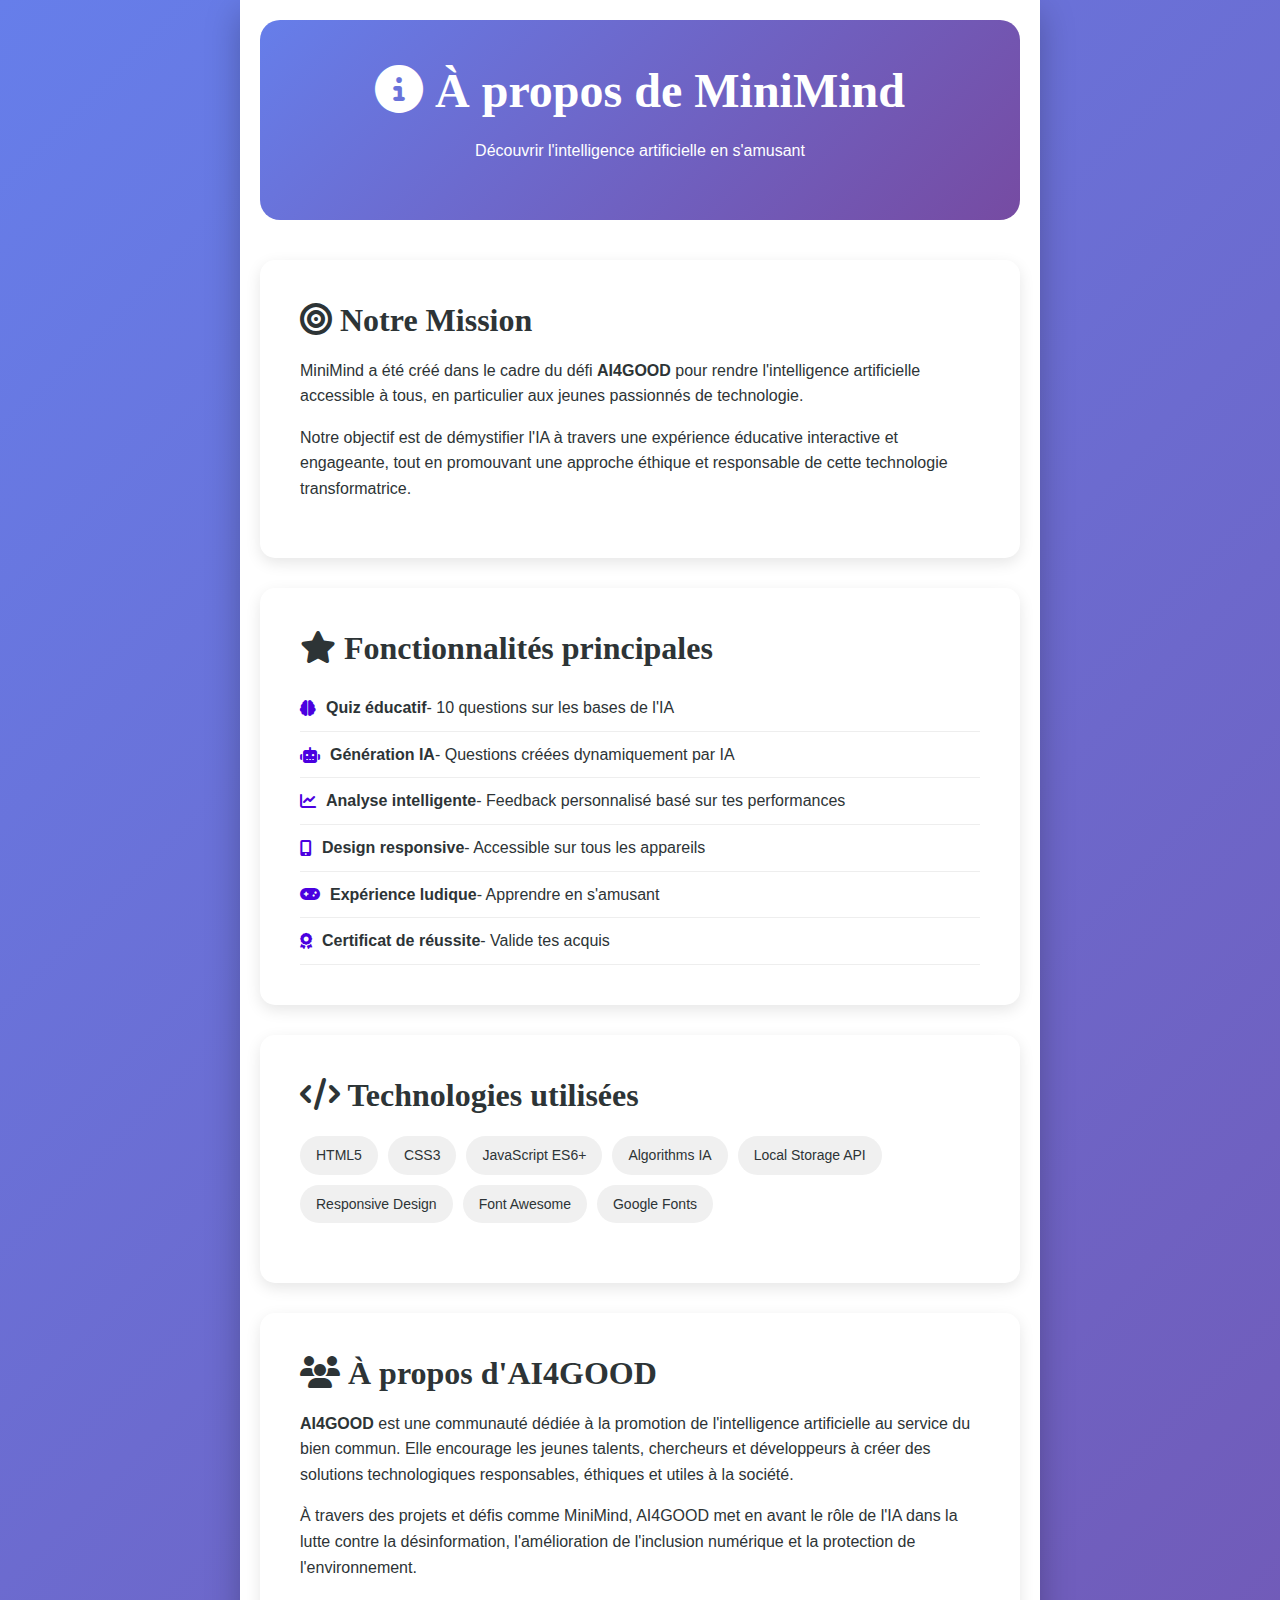
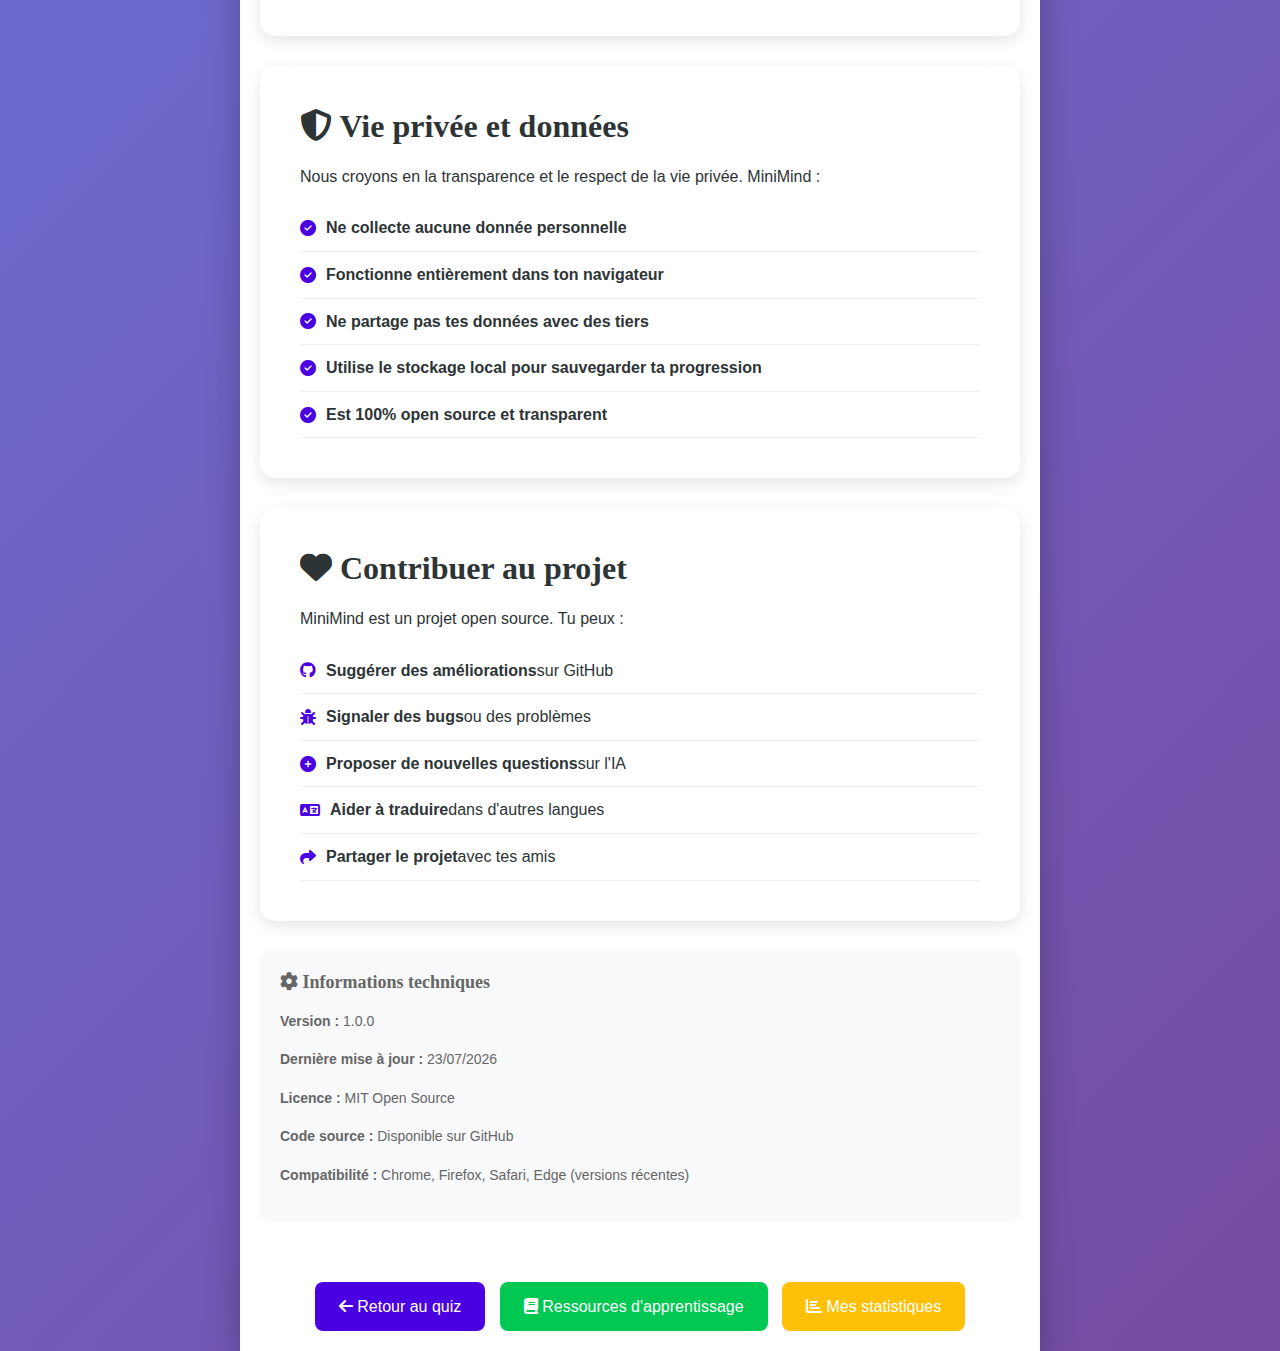
<file: pages/about.html>
<!DOCTYPE html>
<html lang="fr">
<head>
    <meta charset="UTF-8">
    <meta name="viewport" content="width=device-width, initial-scale=1.0">
    <title>À propos - MiniMind</title>
    <link rel="stylesheet" href="../style.css">
    <link rel="stylesheet" href="https://cdnjs.cloudflare.com/ajax/libs/font-awesome/6.4.0/css/all.min.css">
    <style>
        .about-page {
            max-width: 1000px;
            margin: 0 auto;
            padding: 20px;
        }
        
        .about-header {
            text-align: center;
            margin-bottom: 40px;
            padding: 40px;
            background: linear-gradient(135deg, #667eea 0%, #764ba2 100%);
            color: white;
            border-radius: 20px;
        }
        
        .mission-section {
            background: white;
            padding: 40px;
            border-radius: 15px;
            box-shadow: 0 5px 15px rgba(0,0,0,0.1);
            margin-bottom: 30px;
        }
        
        .team-section {
            display: grid;
            grid-template-columns: repeat(auto-fit, minmax(250px, 1fr));
            gap: 30px;
            margin: 40px 0;
        }
        
        .team-member {
            text-align: center;
            padding: 20px;
            background: white;
            border-radius: 15px;
            box-shadow: 0 5px 15px rgba(0,0,0,0.1);
        }
        
        .member-avatar {
            width: 100px;
            height: 100px;
            background: linear-gradient(135deg, #667eea 0%, #764ba2 100%);
            border-radius: 50%;
            margin: 0 auto 20px;
            display: flex;
            align-items: center;
            justify-content: center;
            font-size: 40px;
            color: white;
        }
        
        .tech-stack {
            display: flex;
            flex-wrap: wrap;
            gap: 10px;
            margin: 20px 0;
        }
        
        .tech-item {
            padding: 8px 16px;
            background: #f0f0f0;
            border-radius: 20px;
            font-size: 14px;
        }
        
        .back-btn {
            display: inline-block;
            padding: 12px 24px;
            background: #4A00E0;
            color: white;
            border-radius: 8px;
            text-decoration: none;
            margin-top: 20px;
            transition: all 0.3s;
        }
        
        .back-btn:hover {
            background: #3A00C0;
            transform: translateY(-2px);
        }
        
        .feature-list {
            list-style: none;
            padding-left: 0;
        }
        
        .feature-list li {
            padding: 10px 0;
            border-bottom: 1px solid #eee;
            display: flex;
            align-items: center;
        }
        
        .feature-list i {
            color: #4A00E0;
            margin-right: 10px;
        }
        
        .version-info {
            background: #f8f9fa;
            padding: 20px;
            border-radius: 10px;
            margin-top: 30px;
            font-size: 14px;
            color: #666;
        }
    </style>
</head>
<body>
    <div class="container">
        <div class="about-page">
            <div class="about-header">
                <h1><i class="fas fa-info-circle"></i> À propos de MiniMind</h1>
                <p>Découvrir l'intelligence artificielle en s'amusant</p>
            </div>
            
            <div class="mission-section">
                <h2><i class="fas fa-bullseye"></i> Notre Mission</h2>
                <p>
                    MiniMind a été créé dans le cadre du défi <strong>AI4GOOD</strong> pour rendre 
                    l'intelligence artificielle accessible à tous, en particulier aux jeunes passionnés 
                    de technologie.
                </p>
                <p>
                    Notre objectif est de démystifier l'IA à travers une expérience éducative 
                    interactive et engageante, tout en promouvant une approche éthique et responsable 
                    de cette technologie transformatrice.
                </p>
            </div>
            
            <div class="mission-section">
                <h2><i class="fas fa-star"></i> Fonctionnalités principales</h2>
                <ul class="feature-list">
                    <li><i class="fas fa-brain"></i> <strong>Quiz éducatif</strong> - 10 questions sur les bases de l'IA</li>
                    <li><i class="fas fa-robot"></i> <strong>Génération IA</strong> - Questions créées dynamiquement par IA</li>
                    <li><i class="fas fa-chart-line"></i> <strong>Analyse intelligente</strong> - Feedback personnalisé basé sur tes performances</li>
                    <li><i class="fas fa-mobile-alt"></i> <strong>Design responsive</strong> - Accessible sur tous les appareils</li>
                    <li><i class="fas fa-gamepad"></i> <strong>Expérience ludique</strong> - Apprendre en s'amusant</li>
                    <li><i class="fas fa-award"></i> <strong>Certificat de réussite</strong> - Valide tes acquis</li>
                </ul>
            </div>
            
            <div class="mission-section">
                <h2><i class="fas fa-code"></i> Technologies utilisées</h2>
                <div class="tech-stack">
                    <span class="tech-item">HTML5</span>
                    <span class="tech-item">CSS3</span>
                    <span class="tech-item">JavaScript ES6+</span>
                    <span class="tech-item">Algorithms IA</span>
                    <span class="tech-item">Local Storage API</span>
                    <span class="tech-item">Responsive Design</span>
                    <span class="tech-item">Font Awesome</span>
                    <span class="tech-item">Google Fonts</span>
                </div>
            </div>
            
            <div class="mission-section">
                <h2><i class="fas fa-users"></i> À propos d'AI4GOOD</h2>
                <p>
                    <strong>AI4GOOD</strong> est une communauté dédiée à la promotion de l'intelligence 
                    artificielle au service du bien commun. Elle encourage les jeunes talents, chercheurs 
                    et développeurs à créer des solutions technologiques responsables, éthiques et utiles 
                    à la société.
                </p>
                <p>
                    À travers des projets et défis comme MiniMind, AI4GOOD met en avant le rôle de l'IA 
                    dans la lutte contre la désinformation, l'amélioration de l'inclusion numérique et 
                    la protection de l'environnement.
                </p>
            </div>
            
            <div class="mission-section">
                <h2><i class="fas fa-shield-alt"></i> Vie privée et données</h2>
                <p>
                    Nous croyons en la transparence et le respect de la vie privée. MiniMind :
                </p>
                <ul class="feature-list">
                    <li><i class="fas fa-check-circle"></i> <strong>Ne collecte aucune donnée personnelle</strong></li>
                    <li><i class="fas fa-check-circle"></i> <strong>Fonctionne entièrement dans ton navigateur</strong></li>
                    <li><i class="fas fa-check-circle"></i> <strong>Ne partage pas tes données avec des tiers</strong></li>
                    <li><i class="fas fa-check-circle"></i> <strong>Utilise le stockage local pour sauvegarder ta progression</strong></li>
                    <li><i class="fas fa-check-circle"></i> <strong>Est 100% open source et transparent</strong></li>
                </ul>
            </div>
            
            <div class="mission-section">
                <h2><i class="fas fa-heart"></i> Contribuer au projet</h2>
                <p>
                    MiniMind est un projet open source. Tu peux :
                </p>
                <ul class="feature-list">
                    <li><i class="fab fa-github"></i> <strong>Suggérer des améliorations</strong> sur GitHub</li>
                    <li><i class="fas fa-bug"></i> <strong>Signaler des bugs</strong> ou des problèmes</li>
                    <li><i class="fas fa-plus-circle"></i> <strong>Proposer de nouvelles questions</strong> sur l'IA</li>
                    <li><i class="fas fa-language"></i> <strong>Aider à traduire</strong> dans d'autres langues</li>
                    <li><i class="fas fa-share"></i> <strong>Partager le projet</strong> avec tes amis</li>
                </ul>
            </div>
            
            <div class="version-info">
                <h4><i class="fas fa-cog"></i> Informations techniques</h4>
                <p><strong>Version :</strong> 1.0.0</p>
                <p><strong>Dernière mise à jour :</strong> <span id="currentDate"></span></p>
                <p><strong>Licence :</strong> MIT Open Source</p>
                <p><strong>Code source :</strong> Disponible sur GitHub</p>
                <p><strong>Compatibilité :</strong> Chrome, Firefox, Safari, Edge (versions récentes)</p>
            </div>
            
            <div style="text-align: center; margin-top: 40px;">
                <a href="../index.html" class="back-btn">
                    <i class="fas fa-arrow-left"></i> Retour au quiz
                </a>
                <a href="learn.html" class="back-btn" style="background: #00C853; margin-left: 10px;">
                    <i class="fas fa-book"></i> Ressources d'apprentissage
                </a>
                <a href="stats.html" class="back-btn" style="background: #FFC107; margin-left: 10px;">
                    <i class="fas fa-chart-bar"></i> Mes statistiques
                </a>
            </div>
        </div>
    </div>

    <script>
        document.addEventListener('DOMContentLoaded', function() {
            
            document.getElementById('currentDate').textContent = new Date().toLocaleDateString('fr-FR');
        });
    </script>
</body>
</html>
</file>
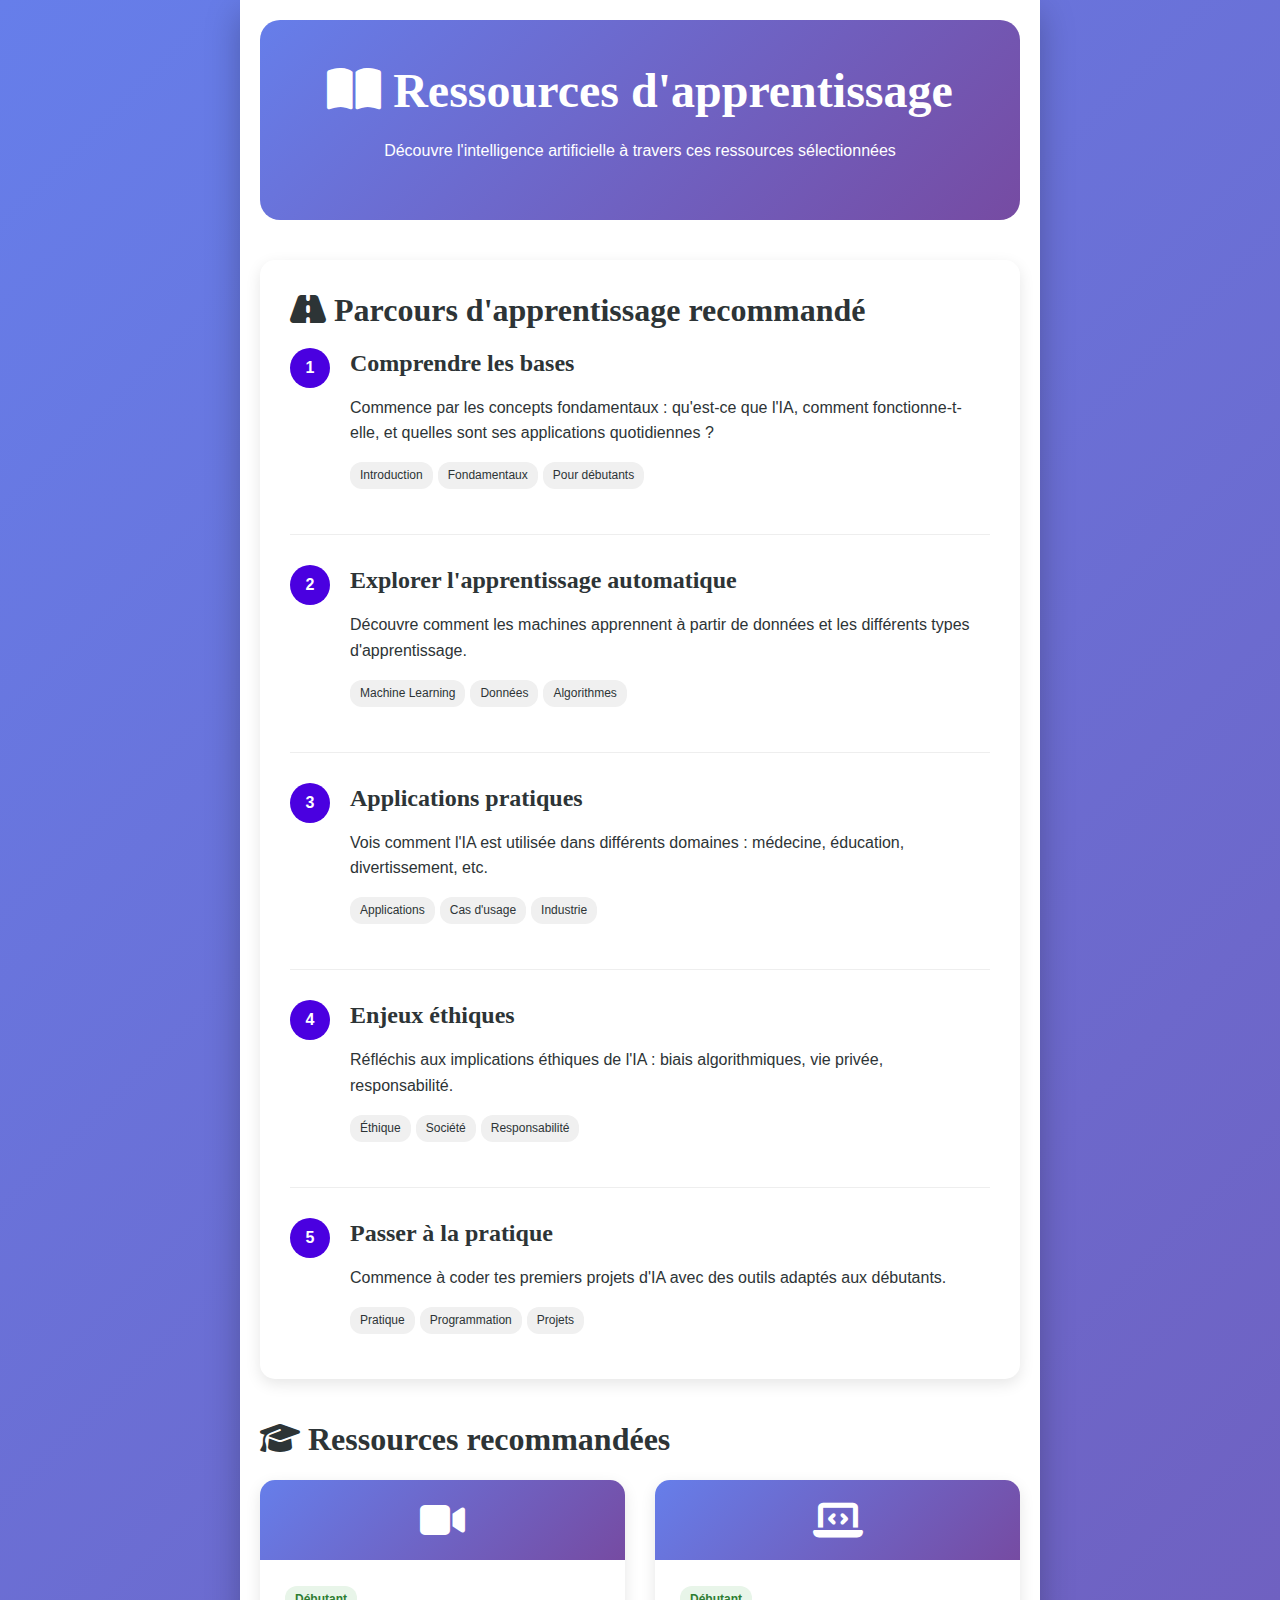
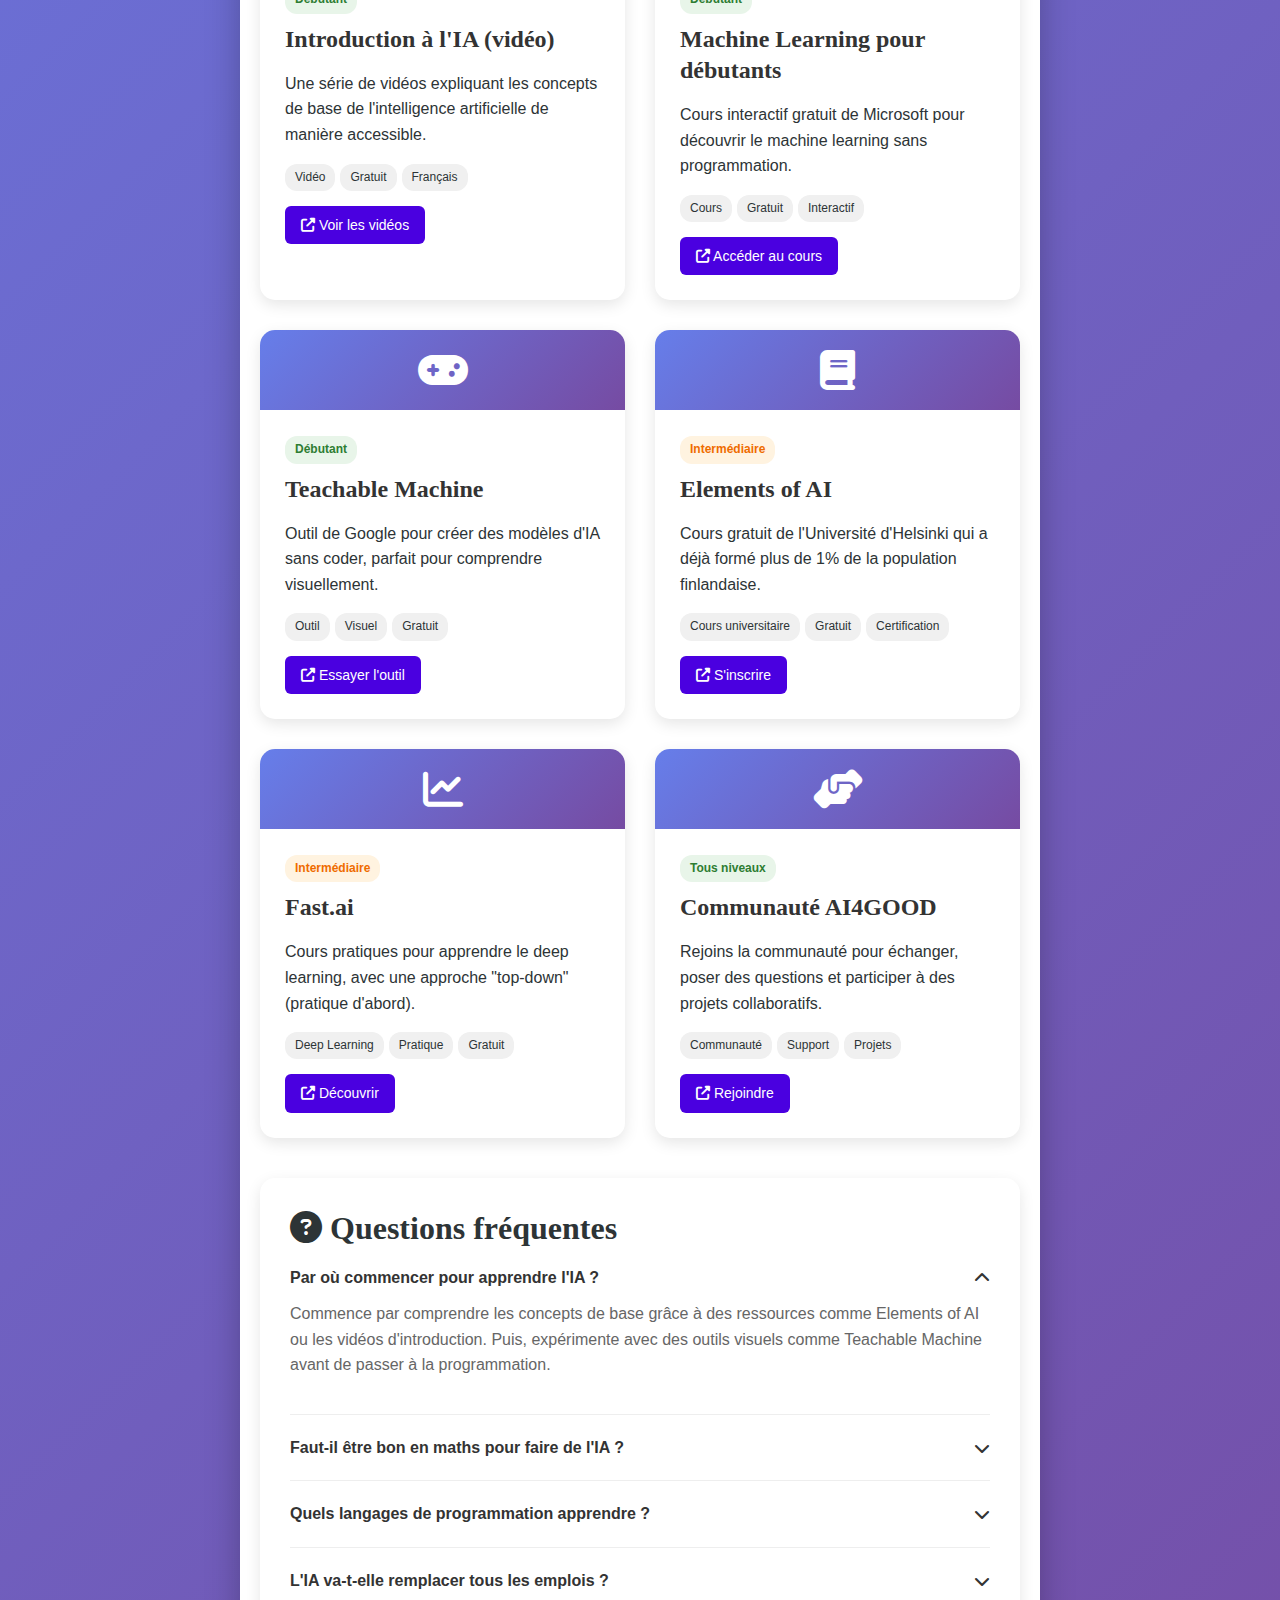
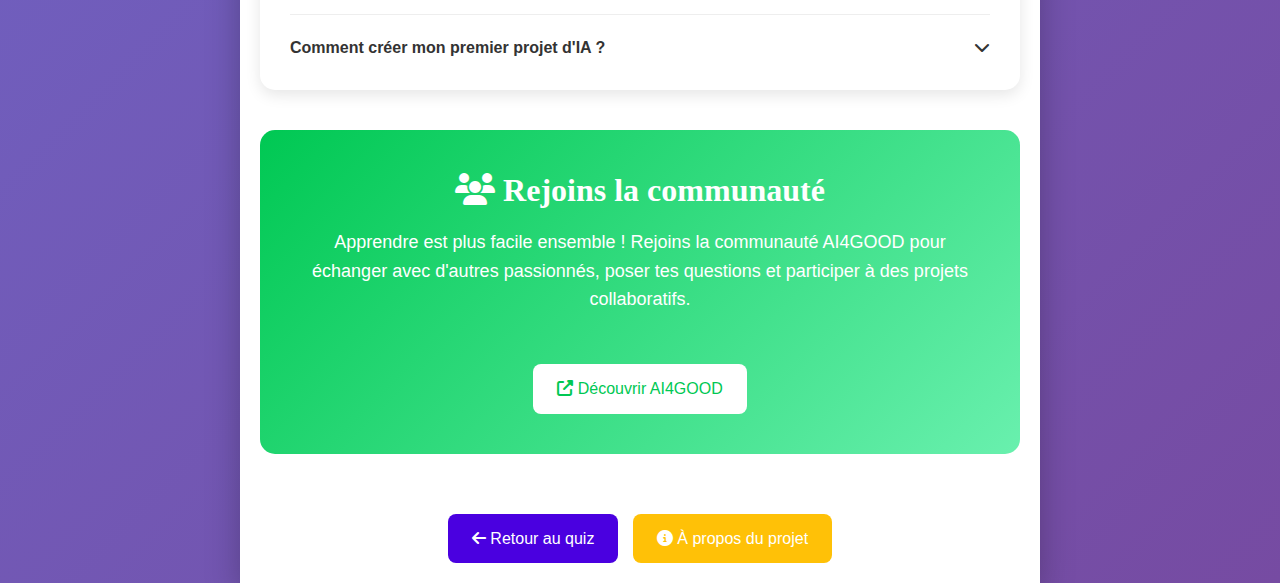
<file: pages/learn.html>
<!DOCTYPE html>
<html lang="fr">
<head>
    <meta charset="UTF-8">
    <meta name="viewport" content="width=device-width, initial-scale=1.0">
    <title>Apprendre l'IA - MiniMind</title>
    <link rel="stylesheet" href="../style.css">
    <link rel="stylesheet" href="https://cdnjs.cloudflare.com/ajax/libs/font-awesome/6.4.0/css/all.min.css">
    <style>
        .learn-page {
            max-width: 1000px;
            margin: 0 auto;
            padding: 20px;
        }
        
        .learn-header {
            text-align: center;
            margin-bottom: 40px;
            padding: 40px;
            background: linear-gradient(135deg, #667eea 0%, #764ba2 100%);
            color: white;
            border-radius: 20px;
        }
        
        .resources-grid {
            display: grid;
            grid-template-columns: repeat(auto-fit, minmax(300px, 1fr));
            gap: 30px;
            margin-bottom: 40px;
        }
        
        .resource-card {
            background: white;
            border-radius: 15px;
            overflow: hidden;
            box-shadow: 0 5px 15px rgba(0,0,0,0.1);
            transition: transform 0.3s;
        }
        
        .resource-card:hover {
            transform: translateY(-5px);
        }
        
        .resource-icon {
            height: 80px;
            background: linear-gradient(135deg, #667eea 0%, #764ba2 100%);
            display: flex;
            align-items: center;
            justify-content: center;
            font-size: 40px;
            color: white;
        }
        
        .resource-content {
            padding: 25px;
        }
        
        .resource-content h3 {
            margin-top: 0;
            color: #333;
        }
        
        .resource-tags {
            display: flex;
            flex-wrap: wrap;
            gap: 5px;
            margin: 15px 0;
        }
        
        .resource-tag {
            padding: 4px 10px;
            background: #f0f0f0;
            border-radius: 12px;
            font-size: 12px;
        }
        
        .resource-link {
            display: inline-block;
            padding: 8px 16px;
            background: #4A00E0;
            color: white;
            border-radius: 6px;
            text-decoration: none;
            font-size: 14px;
            transition: all 0.3s;
        }
        
        .resource-link:hover {
            background: #3A00C0;
        }
        
        .difficulty-badge {
            display: inline-block;
            padding: 4px 10px;
            border-radius: 12px;
            font-size: 12px;
            font-weight: 600;
            margin-bottom: 10px;
        }
        
        .difficulty-beginner {
            background: #E8F5E9;
            color: #2E7D32;
        }
        
        .difficulty-intermediate {
            background: #FFF3E0;
            color: #EF6C00;
        }
        
        .difficulty-advanced {
            background: #FFEBEE;
            color: #C62828;
        }
        
        .learning-path {
            background: white;
            padding: 30px;
            border-radius: 15px;
            box-shadow: 0 5px 15px rgba(0,0,0,0.1);
            margin-bottom: 40px;
        }
        
        .path-step {
            display: flex;
            align-items: flex-start;
            margin-bottom: 30px;
            padding-bottom: 30px;
            border-bottom: 1px solid #eee;
        }
        
        .path-step:last-child {
            border-bottom: none;
            margin-bottom: 0;
            padding-bottom: 0;
        }
        
        .step-number {
            width: 40px;
            height: 40px;
            background: #4A00E0;
            color: white;
            border-radius: 50%;
            display: flex;
            align-items: center;
            justify-content: center;
            font-weight: 600;
            margin-right: 20px;
            flex-shrink: 0;
        }
        
        .back-btn {
            display: inline-block;
            padding: 12px 24px;
            background: #4A00E0;
            color: white;
            border-radius: 8px;
            text-decoration: none;
            margin-top: 20px;
            transition: all 0.3s;
        }
        
        .back-btn:hover {
            background: #3A00C0;
            transform: translateY(-2px);
        }
        
        .faq-section {
            background: white;
            padding: 30px;
            border-radius: 15px;
            box-shadow: 0 5px 15px rgba(0,0,0,0.1);
            margin-bottom: 40px;
        }
        
        .faq-item {
            margin-bottom: 20px;
            padding-bottom: 20px;
            border-bottom: 1px solid #eee;
        }
        
        .faq-item:last-child {
            border-bottom: none;
            margin-bottom: 0;
            padding-bottom: 0;
        }
        
        .faq-question {
            font-weight: 600;
            color: #333;
            cursor: pointer;
            display: flex;
            align-items: center;
            justify-content: space-between;
        }
        
        .faq-answer {
            margin-top: 10px;
            color: #666;
            display: none;
        }
        
        .faq-answer.active {
            display: block;
        }
        
        .community-section {
            text-align: center;
            padding: 40px;
            background: linear-gradient(135deg, #00C853 0%, #69F0AE 100%);
            color: white;
            border-radius: 15px;
            margin-bottom: 40px;
        }
    </style>
</head>
<body>
    <div class="container">
        <div class="learn-page">
            <div class="learn-header">
                <h1><i class="fas fa-book-open"></i> Ressources d'apprentissage</h1>
                <p>Découvre l'intelligence artificielle à travers ces ressources sélectionnées</p>
            </div>
            
            <div class="learning-path">
                <h2><i class="fas fa-road"></i> Parcours d'apprentissage recommandé</h2>
                
                <div class="path-step">
                    <div class="step-number">1</div>
                    <div class="step-content">
                        <h3>Comprendre les bases</h3>
                        <p>Commence par les concepts fondamentaux : qu'est-ce que l'IA, comment fonctionne-t-elle, et quelles sont ses applications quotidiennes ?</p>
                        <div class="resource-tags">
                            <span class="resource-tag">Introduction</span>
                            <span class="resource-tag">Fondamentaux</span>
                            <span class="resource-tag">Pour débutants</span>
                        </div>
                    </div>
                </div>
                
                <div class="path-step">
                    <div class="step-number">2</div>
                    <div class="step-content">
                        <h3>Explorer l'apprentissage automatique</h3>
                        <p>Découvre comment les machines apprennent à partir de données et les différents types d'apprentissage.</p>
                        <div class="resource-tags">
                            <span class="resource-tag">Machine Learning</span>
                            <span class="resource-tag">Données</span>
                            <span class="resource-tag">Algorithmes</span>
                        </div>
                    </div>
                </div>
                
                <div class="path-step">
                    <div class="step-number">3</div>
                    <div class="step-content">
                        <h3>Applications pratiques</h3>
                        <p>Vois comment l'IA est utilisée dans différents domaines : médecine, éducation, divertissement, etc.</p>
                        <div class="resource-tags">
                            <span class="resource-tag">Applications</span>
                            <span class="resource-tag">Cas d'usage</span>
                            <span class="resource-tag">Industrie</span>
                        </div>
                    </div>
                </div>
                
                <div class="path-step">
                    <div class="step-number">4</div>
                    <div class="step-content">
                        <h3>Enjeux éthiques</h3>
                        <p>Réfléchis aux implications éthiques de l'IA : biais algorithmiques, vie privée, responsabilité.</p>
                        <div class="resource-tags">
                            <span class="resource-tag">Éthique</span>
                            <span class="resource-tag">Société</span>
                            <span class="resource-tag">Responsabilité</span>
                        </div>
                    </div>
                </div>
                
                <div class="path-step">
                    <div class="step-number">5</div>
                    <div class="step-content">
                        <h3>Passer à la pratique</h3>
                        <p>Commence à coder tes premiers projets d'IA avec des outils adaptés aux débutants.</p>
                        <div class="resource-tags">
                            <span class="resource-tag">Pratique</span>
                            <span class="resource-tag">Programmation</span>
                            <span class="resource-tag">Projets</span>
                        </div>
                    </div>
                </div>
            </div>
            
            <h2 style="margin-bottom: 20px;"><i class="fas fa-graduation-cap"></i> Ressources recommandées</h2>
            <div class="resources-grid">
                
                <div class="resource-card">
                    <div class="resource-icon">
                        <i class="fas fa-video"></i>
                    </div>
                    <div class="resource-content">
                        <span class="difficulty-badge difficulty-beginner">Débutant</span>
                        <h3>Introduction à l'IA (vidéo)</h3>
                        <p>Une série de vidéos expliquant les concepts de base de l'intelligence artificielle de manière accessible.</p>
                        <div class="resource-tags">
                            <span class="resource-tag">Vidéo</span>
                            <span class="resource-tag">Gratuit</span>
                            <span class="resource-tag">Français</span>
                        </div>
                        <a href="https://www.youtube.com/playlist?list=PL_OjI0HeW2nWXvXhXI4-MhngO1hVbEKmz" target="_blank" class="resource-link">
                            <i class="fas fa-external-link-alt"></i> Voir les vidéos
                        </a>
                    </div>
                </div>
                
                <div class="resource-card">
                    <div class="resource-icon">
                        <i class="fas fa-laptop-code"></i>
                    </div>
                    <div class="resource-content">
                        <span class="difficulty-badge difficulty-beginner">Débutant</span>
                        <h3>Machine Learning pour débutants</h3>
                        <p>Cours interactif gratuit de Microsoft pour découvrir le machine learning sans programmation.</p>
                        <div class="resource-tags">
                            <span class="resource-tag">Cours</span>
                            <span class="resource-tag">Gratuit</span>
                            <span class="resource-tag">Interactif</span>
                        </div>
                        <a href="https://github.com/microsoft/ML-For-Beginners" target="_blank" class="resource-link">
                            <i class="fas fa-external-link-alt"></i> Accéder au cours
                        </a>
                    </div>
                </div>
                
                <div class="resource-card">
                    <div class="resource-icon">
                        <i class="fas fa-gamepad"></i>
                    </div>
                    <div class="resource-content">
                        <span class="difficulty-badge difficulty-beginner">Débutant</span>
                        <h3>Teachable Machine</h3>
                        <p>Outil de Google pour créer des modèles d'IA sans coder, parfait pour comprendre visuellement.</p>
                        <div class="resource-tags">
                            <span class="resource-tag">Outil</span>
                            <span class="resource-tag">Visuel</span>
                            <span class="resource-tag">Gratuit</span>
                        </div>
                        <a href="https://teachablemachine.withgoogle.com/" target="_blank" class="resource-link">
                            <i class="fas fa-external-link-alt"></i> Essayer l'outil
                        </a>
                    </div>
                </div>
                
                <div class="resource-card">
                    <div class="resource-icon">
                        <i class="fas fa-book"></i>
                    </div>
                    <div class="resource-content">
                        <span class="difficulty-badge difficulty-intermediate">Intermédiaire</span>
                        <h3>Elements of AI</h3>
                        <p>Cours gratuit de l'Université d'Helsinki qui a déjà formé plus de 1% de la population finlandaise.</p>
                        <div class="resource-tags">
                            <span class="resource-tag">Cours universitaire</span>
                            <span class="resource-tag">Gratuit</span>
                            <span class="resource-tag">Certification</span>
                        </div>
                        <a href="https://www.elementsofai.com/" target="_blank" class="resource-link">
                            <i class="fas fa-external-link-alt"></i> S'inscrire
                        </a>
                    </div>
                </div>
                
                <div class="resource-card">
                    <div class="resource-icon">
                        <i class="fas fa-chart-line"></i>
                    </div>
                    <div class="resource-content">
                        <span class="difficulty-badge difficulty-intermediate">Intermédiaire</span>
                        <h3>Fast.ai</h3>
                        <p>Cours pratiques pour apprendre le deep learning, avec une approche "top-down" (pratique d'abord).</p>
                        <div class="resource-tags">
                            <span class="resource-tag">Deep Learning</span>
                            <span class="resource-tag">Pratique</span>
                            <span class="resource-tag">Gratuit</span>
                        </div>
                        <a href="https://www.fast.ai/" target="_blank" class="resource-link">
                            <i class="fas fa-external-link-alt"></i> Découvrir
                        </a>
                    </div>
                </div>
                
                <div class="resource-card">
                    <div class="resource-icon">
                        <i class="fas fa-hands-helping"></i>
                    </div>
                    <div class="resource-content">
                        <span class="difficulty-badge difficulty-beginner">Tous niveaux</span>
                        <h3>Communauté AI4GOOD</h3>
                        <p>Rejoins la communauté pour échanger, poser des questions et participer à des projets collaboratifs.</p>
                        <div class="resource-tags">
                            <span class="resource-tag">Communauté</span>
                            <span class="resource-tag">Support</span>
                            <span class="resource-tag">Projets</span>
                        </div>
                        <a href="https://ai4good.org" target="_blank" class="resource-link">
                            <i class="fas fa-external-link-alt"></i> Rejoindre
                        </a>
                    </div>
                </div>
                
            </div>
            
            <div class="faq-section">
                <h2><i class="fas fa-question-circle"></i> Questions fréquentes</h2>
                
                <div class="faq-item">
                    <div class="faq-question" onclick="toggleFAQ(this)">
                        Par où commencer pour apprendre l'IA ?
                        <i class="fas fa-chevron-down"></i>
                    </div>
                    <div class="faq-answer">
                        <p>Commence par comprendre les concepts de base grâce à des ressources comme Elements of AI ou les vidéos d'introduction. Puis, expérimente avec des outils visuels comme Teachable Machine avant de passer à la programmation.</p>
                    </div>
                </div>
                
                <div class="faq-item">
                    <div class="faq-question" onclick="toggleFAQ(this)">
                        Faut-il être bon en maths pour faire de l'IA ?
                        <i class="fas fa-chevron-down"></i>
                    </div>
                    <div class="faq-answer">
                        <p>Les mathématiques sont importantes pour comprendre les algorithmes d'IA avancés, mais pour débuter et créer des applications simples, des bases en algèbre suffisent. L'important est de commencer et d'apprendre au fur et à mesure.</p>
                    </div>
                </div>
                
                <div class="faq-item">
                    <div class="faq-question" onclick="toggleFAQ(this)">
                        Quels langages de programmation apprendre ?
                        <i class="fas fa-chevron-down"></i>
                    </div>
                    <div class="faq-answer">
                        <p>Python est le langage le plus populaire pour l'IA grâce à ses nombreuses bibliothèques (TensorFlow, PyTorch, scikit-learn). JavaScript est aussi intéressant pour faire de l'IA dans le navigateur. Commence par Python si tu débutes.</p>
                    </div>
                </div>
                
                <div class="faq-item">
                    <div class="faq-question" onclick="toggleFAQ(this)">
                        L'IA va-t-elle remplacer tous les emplois ?
                        <i class="fas fa-chevron-down"></i>
                    </div>
                    <div class="faq-answer">
                        <p>Non, l'IA va transformer les emplois plus qu'elle ne les remplacera. Elle automatisera certaines tâches répétitives, mais créera aussi de nouveaux métiers. L'important est de développer des compétences complémentaires à l'IA.</p>
                    </div>
                </div>
                
                <div class="faq-item">
                    <div class="faq-question" onclick="toggleFAQ(this)">
                        Comment créer mon premier projet d'IA ?
                        <i class="fas fa-chevron-down"></i>
                    </div>
                    <div class="faq-answer">
                        <p>Commence par un projet simple comme : un classificateur d'images (chat/chien), un chatbot simple, ou un système de recommandation. Utilise des outils comme Teachable Machine ou des tutoriels pas-à-pas sur Kaggle.</p>
                    </div>
                </div>
            </div>
            
            <div class="community-section">
                <h2><i class="fas fa-users"></i> Rejoins la communauté</h2>
                <p style="font-size: 18px; margin-bottom: 30px;">
                    Apprendre est plus facile ensemble ! Rejoins la communauté AI4GOOD pour échanger avec d'autres passionnés, poser tes questions et participer à des projets collaboratifs.
                </p>
                <a href="https://ai4good.org" target="_blank" class="back-btn" style="background: white; color: #00C853;">
                    <i class="fas fa-external-link-alt"></i> Découvrir AI4GOOD
                </a>
            </div>
            
            <div style="text-align: center; margin-top: 40px;">
                <a href="../index.html" class="back-btn">
                    <i class="fas fa-arrow-left"></i> Retour au quiz
                </a>
                <a href="about.html" class="back-btn" style="background: #FFC107; margin-left: 10px;">
                    <i class="fas fa-info-circle"></i> À propos du projet
                </a>
            </div>
        </div>
    </div>

    <script>
        function toggleFAQ(element) {
            const answer = element.nextElementSibling;
            const icon = element.querySelector('i');
            
            if (answer.classList.contains('active')) {
                answer.classList.remove('active');
                icon.style.transform = 'rotate(0deg)';
            } else {
                answer.classList.add('active');
                icon.style.transform = 'rotate(180deg)';
            }
        }
        
    
        document.addEventListener('DOMContentLoaded', function() {
            const firstFAQ = document.querySelector('.faq-question');
            if (firstFAQ) {
                toggleFAQ(firstFAQ);
            }
        });
    </script>
</body>
</html>
</file>
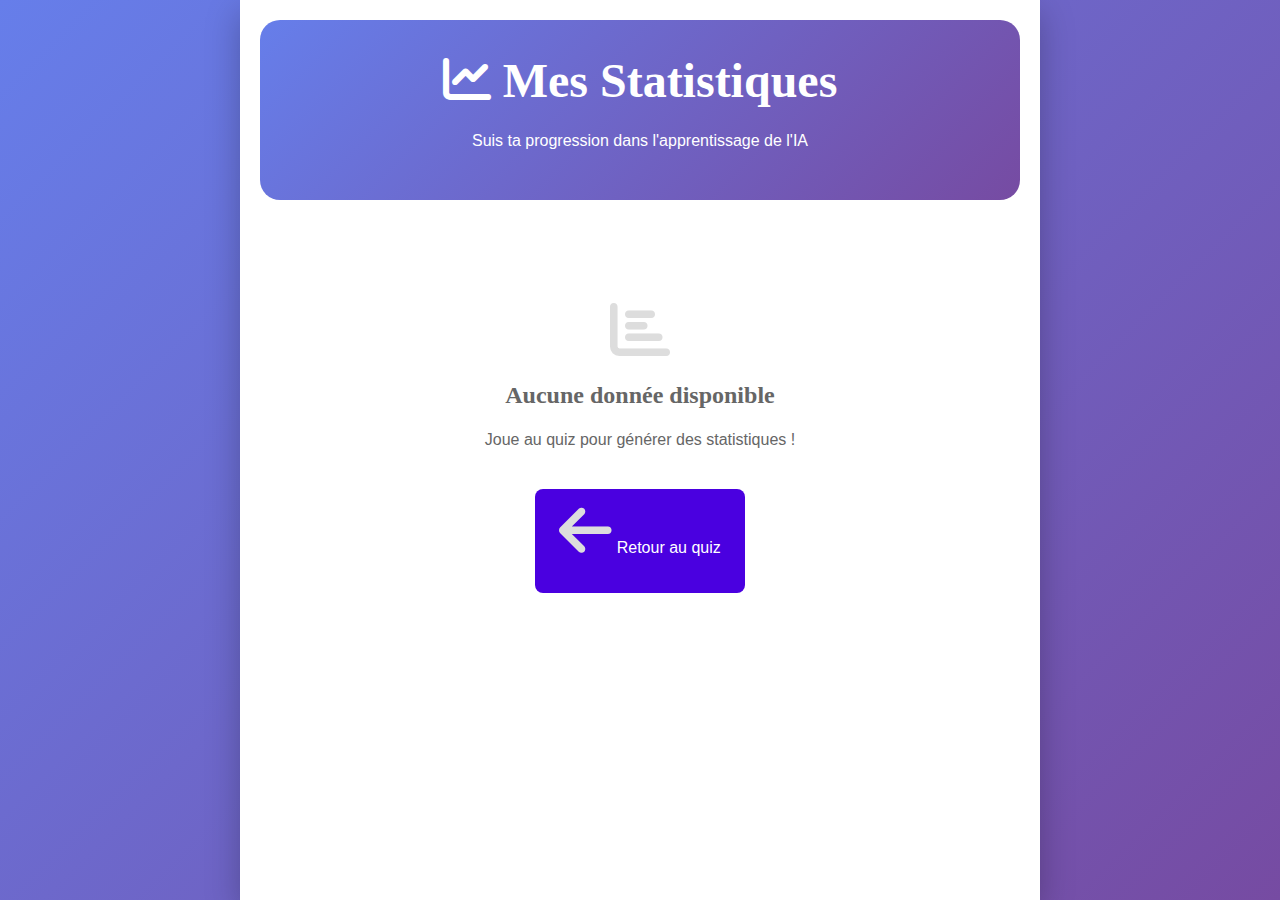
<file: pages/stats.html>
<!DOCTYPE html>
<html lang="fr">
<head>
    <meta charset="UTF-8">
    <meta name="viewport" content="width=device-width, initial-scale=1.0">
    <title>Statistiques - MiniMind</title>
    <link rel="stylesheet" href="../style.css">
    <link rel="stylesheet" href="https://cdnjs.cloudflare.com/ajax/libs/font-awesome/6.4.0/css/all.min.css">
    <style>
        .stats-page {
            max-width: 1000px;
            margin: 0 auto;
            padding: 20px;
        }
        
        .stats-header {
            text-align: center;
            margin-bottom: 40px;
            padding: 30px;
            background: linear-gradient(135deg, #667eea 0%, #764ba2 100%);
            color: white;
            border-radius: 20px;
        }
        
        .stats-grid {
            display: grid;
            grid-template-columns: repeat(auto-fit, minmax(250px, 1fr));
            gap: 20px;
            margin-bottom: 40px;
        }
        
        .stat-card {
            background: white;
            padding: 25px;
            border-radius: 15px;
            box-shadow: 0 5px 15px rgba(0,0,0,0.1);
            text-align: center;
        }
        
        .stat-card i {
            font-size: 40px;
            margin-bottom: 15px;
            color: #4A00E0;
        }
        
        .stat-value {
            font-size: 36px;
            font-weight: bold;
            color: #4A00E0;
            margin: 10px 0;
        }
        
        .stat-label {
            color: #666;
            font-size: 14px;
        }
        
        .charts-section {
            background: white;
            padding: 30px;
            border-radius: 15px;
            box-shadow: 0 5px 15px rgba(0,0,0,0.1);
            margin-bottom: 40px;
        }
        
        .chart-container {
            height: 300px;
            margin: 20px 0;
            position: relative;
        }
        
        .history-table {
            width: 100%;
            border-collapse: collapse;
            margin-top: 20px;
        }
        
        .history-table th,
        .history-table td {
            padding: 12px;
            text-align: left;
            border-bottom: 1px solid #ddd;
        }
        
        .history-table th {
            background: #f5f5f5;
            font-weight: 600;
        }
        
        .back-btn {
            display: inline-block;
            padding: 12px 24px;
            background: #4A00E0;
            color: white;
            border-radius: 8px;
            text-decoration: none;
            margin-top: 20px;
            transition: all 0.3s;
        }
        
        .back-btn:hover {
            background: #3A00C0;
            transform: translateY(-2px);
        }
        
        .no-data {
            text-align: center;
            padding: 60px 20px;
            color: #666;
        }
        
        .no-data i {
            font-size: 60px;
            margin-bottom: 20px;
            color: #ddd;
        }
    </style>
</head>
<body>
    <div class="container">
        <div class="stats-page">
            <div class="stats-header">
                <h1><i class="fas fa-chart-line"></i> Mes Statistiques</h1>
                <p>Suis ta progression dans l'apprentissage de l'IA</p>
            </div>
            
            <div id="statsContent">
                <!-- Les statistiques seront chargées par JavaScript -->
                <div class="no-data" id="noDataMessage">
                    <i class="fas fa-chart-bar"></i>
                    <h3>Aucune donnée disponible</h3>
                    <p>Joue au quiz pour générer des statistiques !</p>
                    <a href="../index.html" class="back-btn">
                        <i class="fas fa-arrow-left"></i> Retour au quiz
                    </a>
                </div>
                
                <div id="statsData" style="display: none;">
                    <!-- Contenu généré dynamiquement -->
                </div>
            </div>
        </div>
    </div>

    <script src="../js/ai-analytics.js"></script>
    <script>
        document.addEventListener('DOMContentLoaded', function() {
            loadStatistics();
        });
        
        function loadStatistics() {
            try {
                const analytics = new AIAnalytics();
                const userStats = analytics.getUserStats();
                const globalStats = analytics.getGlobalStats();
                const sessions = analytics.getAllUserSessions();
                
                if (sessions.length === 0) {
                    return;
                }
                
                
                document.getElementById('noDataMessage').style.display = 'none';
                document.getElementById('statsData').style.display = 'block';
                
               
                const totalSessions = sessions.length;
                const totalQuestions = sessions.reduce((sum, session) => sum + (session.totalQuestions || 0), 0);
                const totalCorrect = sessions.reduce((sum, session) => sum + (session.correctAnswers || 0), 0);
                const totalScore = sessions.reduce((sum, session) => sum + (session.score || 0), 0);
                const avgScore = totalSessions > 0 ? (totalScore / totalSessions).toFixed(1) : 0;
                const avgAccuracy = totalQuestions > 0 ? ((totalCorrect / totalQuestions) * 100).toFixed(1) : 0;
                
              
                const statsHTML = `
                    <div class="stats-grid">
                        <div class="stat-card">
                            <i class="fas fa-play-circle"></i>
                            <div class="stat-value">${totalSessions}</div>
                            <div class="stat-label">Sessions complétées</div>
                        </div>
                        
                        <div class="stat-card">
                            <i class="fas fa-question-circle"></i>
                            <div class="stat-value">${totalQuestions}</div>
                            <div class="stat-label">Questions répondues</div>
                        </div>
                        
                        <div class="stat-card">
                            <i class="fas fa-percentage"></i>
                            <div class="stat-value">${avgAccuracy}%</div>
                            <div class="stat-label">Précision moyenne</div>
                        </div>
                        
                        <div class="stat-card">
                            <i class="fas fa-star"></i>
                            <div class="stat-value">${avgScore}</div>
                            <div class="stat-label">Score moyen</div>
                        </div>
                    </div>
                    
                    <div class="charts-section">
                        <h2><i class="fas fa-history"></i> Historique des sessions</h2>
                        
                        <table class="history-table">
                            <thead>
                                <tr>
                                    <th>Date</th>
                                    <th>Score</th>
                                    <th>Précision</th>
                                    <th>Durée</th>
                                    <th>Questions IA</th>
                                </tr>
                            </thead>
                            <tbody id="sessionsTable">
                                ${sessions.slice(-10).reverse().map(session => `
                                    <tr>
                                        <td>${new Date(session.endTime).toLocaleDateString('fr-FR')}</td>
                                        <td><strong>${session.score || 0}</strong> / ${session.totalPoints || 0}</td>
                                        <td>${session.totalQuestions ? ((session.correctAnswers / session.totalQuestions) * 100).toFixed(1) : 0}%</td>
                                        <td>${Math.floor(session.timeSpent / 60)}m ${session.timeSpent % 60}s</td>
                                        <td>${session.aiGeneratedCount || 0}</td>
                                    </tr>
                                `).join('')}
                            </tbody>
                        </table>
                    </div>
                    
                    <div class="charts-section">
                        <h2><i class="fas fa-trophy"></i> Meilleures performances</h2>
                        <div class="chart-container">
                            <!-- Simple chart using CSS -->
                            <div style="display: flex; align-items: flex-end; height: 200px; gap: 10px; padding: 20px;">
                                ${sessions.slice(-5).map((session, index) => {
                                    const height = session.score ? (session.score / session.totalPoints * 100) : 0;
                                    return `
                                        <div style="flex: 1; text-align: center;">
                                            <div style="height: ${height}%; background: #4A00E0; border-radius: 5px 5px 0 0;"></div>
                                            <div style="margin-top: 10px; font-size: 12px;">Session ${sessions.length - 4 + index}</div>
                                        </div>
                                    `;
                                }).join('')}
                            </div>
                        </div>
                    </div>
                    
                    <div style="text-align: center; margin-top: 40px;">
                        <a href="../index.html" class="back-btn">
                            <i class="fas fa-arrow-left"></i> Retour au quiz
                        </a>
                        <button onclick="exportStats()" class="back-btn" style="background: #00C853; margin-left: 10px;">
                            <i class="fas fa-download"></i> Exporter les données
                        </button>
                        <button onclick="resetStats()" class="back-btn" style="background: #FF5252; margin-left: 10px;">
                            <i class="fas fa-trash"></i> Réinitialiser
                        </button>
                    </div>
                `;
                
                document.getElementById('statsData').innerHTML = statsHTML;
                
            } catch (error) {
                console.error('Erreur de chargement des statistiques:', error);
            }
        }
        
        function exportStats() {
            try {
                const analytics = new AIAnalytics();
                const userStats = analytics.getUserStats();
                const sessions = analytics.getAllUserSessions();
                
                const data = {
                    userStats: userStats,
                    sessions: sessions,
                    exportDate: new Date().toISOString()
                };
                
                const blob = new Blob([JSON.stringify(data, null, 2)], { type: 'application/json' });
                const url = URL.createObjectURL(blob);
                const a = document.createElement('a');
                a.href = url;
                a.download = `minimind-stats-${new Date().toISOString().split('T')[0]}.json`;
                document.body.appendChild(a);
                a.click();
                document.body.removeChild(a);
                URL.revokeObjectURL(url);
                
                alert('Statistiques exportées avec succès !');
            } catch (error) {
                console.error('Erreur d\'export:', error);
                alert('Erreur lors de l\'export des données');
            }
        }
        
        function resetStats() {
            if (confirm('⚠️ Cela supprimera toutes tes statistiques. Es-tu sûr ?')) {
                localStorage.clear();
                alert('Statistiques réinitialisées !');
                location.reload();
            }
        }
    </script>
</body>
</html>
</file>
<file: style.css>
:root {
    /* Couleurs principales */
    --primary-color: #4A00E0;
    --primary-light: #8E2DE2;
    --secondary-color: #00C853;
    --secondary-light: #69F0AE;
    --accent-color: #FF4081;
    --warning-color: #FFC107;
    --danger-color: #FF5252;
    --info-color: #2196F3;
    
    /* Couleurs de texte */
    --text-primary: #2D3436;
    --text-secondary: #636E72;
    --text-light: #B2BEC3;
    --text-white: #FFFFFF;
    
    /* Arrière-plans */
    --bg-primary: #FFFFFF;
    --bg-secondary: #F8F9FA;
    --bg-dark: #1A1A2E;
    --bg-gradient: linear-gradient(135deg, #667eea 0%, #764ba2 100%);
    
    /* Ombres */
    --shadow-sm: 0 2px 8px rgba(0, 0, 0, 0.1);
    --shadow-md: 0 4px 12px rgba(0, 0, 0, 0.15);
    --shadow-lg: 0 8px 24px rgba(0, 0, 0, 0.2);
    --shadow-xl: 0 12px 32px rgba(0, 0, 0, 0.25);
    
    /* Bordures */
    --border-radius-sm: 8px;
    --border-radius-md: 12px;
    --border-radius-lg: 16px;
    --border-radius-xl: 24px;
    --border-radius-round: 50%;
    
    /* Transitions */
    --transition-fast: 0.2s ease;
    --transition-normal: 0.3s ease;
    --transition-slow: 0.5s ease;
    
    /* Espacements */
    --spacing-xs: 4px;
    --spacing-sm: 8px;
    --spacing-md: 16px;
    --spacing-lg: 24px;
    --spacing-xl: 32px;
    --spacing-xxl: 48px;
    
    /* Typographie */
    --font-primary: 'Poppins', sans-serif;
    --font-secondary: 'Roboto Slab', serif;
    --font-size-xs: 12px;
    --font-size-sm: 14px;
    --font-size-md: 16px;
    --font-size-lg: 18px;
    --font-size-xl: 24px;
    --font-size-xxl: 32px;
    --font-size-xxxl: 48px;
    
    /* Largeurs */
    --container-width: 1200px;
    --quiz-width: 800px;
}

/* Reset */
* {
    margin: 0;
    padding: 0;
    box-sizing: border-box;
}

html {
    scroll-behavior: smooth;
}

body {
    font-family: var(--font-primary);
    color: var(--text-primary);
    background: var(--bg-gradient);
    min-height: 100vh;
    line-height: 1.6;
    overflow-x: hidden;
}

/* ============================================
   TYPOGRAPHIE
============================================ */
h1, h2, h3, h4, h5, h6 {
    font-family: var(--font-secondary);
    font-weight: 600;
    line-height: 1.3;
    margin-bottom: var(--spacing-md);
}

h1 { font-size: var(--font-size-xxxl); }
h2 { font-size: var(--font-size-xxl); }
h3 { font-size: var(--font-size-xl); }
h4 { font-size: var(--font-size-lg); }
h5 { font-size: var(--font-size-md); }
h6 { font-size: var(--font-size-sm); }

p {
    margin-bottom: var(--spacing-md);
}

a {
    color: var(--primary-color);
    text-decoration: none;
    transition: var(--transition-fast);
}

a:hover {
    color: var(--primary-light);
}

/* ============================================
   LAYOUT PRINCIPAL
============================================ */
.container {
    max-width: var(--quiz-width);
    margin: 0 auto;
    background: var(--bg-primary);
    min-height: 100vh;
    box-shadow: var(--shadow-xl);
    position: relative;
}

/* Loader */
.loader {
    position: fixed;
    top: 0;
    left: 0;
    width: 100%;
    height: 100%;
    background: var(--bg-gradient);
    display: flex;
    justify-content: center;
    align-items: center;
    z-index: 9999;
}

.loader-content {
    text-align: center;
    color: var(--text-white);
}

.loader-logo {
    font-size: 60px;
    margin-bottom: var(--spacing-lg);
    animation: pulse 2s infinite;
}

.loader-bar {
    width: 200px;
    height: 4px;
    background: rgba(255, 255, 255, 0.2);
    border-radius: 2px;
    margin: var(--spacing-lg) auto;
    overflow: hidden;
}

.loader-progress {
    height: 100%;
    background: var(--secondary-color);
    width: 0%;
    transition: width 0.3s ease;
}

@keyframes pulse {
    0%, 100% { transform: scale(1); opacity: 1; }
    50% { transform: scale(1.1); opacity: 0.8; }
}

/* ============================================
   EN-TÊTE APPLICATION
============================================ */
.app-header {
    background: linear-gradient(135deg, var(--primary-color), var(--primary-light));
    color: var(--text-white);
    padding: var(--spacing-xl);
    border-bottom-left-radius: var(--border-radius-xl);
    border-bottom-right-radius: var(--border-radius-xl);
    position: relative;
    overflow: hidden;
}

.app-header::before {
    content: '';
    position: absolute;
    top: -50%;
    right: -50%;
    width: 200%;
    height: 200%;
    background: radial-gradient(circle, rgba(255,255,255,0.1) 1px, transparent 1px);
    background-size: 30px 30px;
    opacity: 0.3;
    animation: float 20s linear infinite;
}

@keyframes float {
    0% { transform: rotate(0deg); }
    100% { transform: rotate(360deg); }
}

.header-top {
    display: flex;
    justify-content: space-between;
    align-items: flex-start;
    margin-bottom: var(--spacing-xl);
    position: relative;
    z-index: 1;
}

.logo-section {
    display: flex;
    align-items: center;
    gap: var(--spacing-lg);
}

.logo {
    width: 70px;
    height: 70px;
    background: rgba(255, 255, 255, 0.2);
    border-radius: var(--border-radius-lg);
    display: flex;
    align-items: center;
    justify-content: center;
    font-size: 32px;
    backdrop-filter: blur(10px);
}

.app-info h1 {
    font-size: 28px;
    margin-bottom: var(--spacing-xs);
}

.app-subtitle {
    font-size: var(--font-size-sm);
    opacity: 0.9;
    margin-bottom: var(--spacing-md);
}

.app-meta {
    display: flex;
    gap: var(--spacing-md);
    flex-wrap: wrap;
}

.meta-item {
    display: inline-flex;
    align-items: center;
    gap: var(--spacing-xs);
    background: rgba(255, 255, 255, 0.15);
    padding: 6px 12px;
    border-radius: 20px;
    font-size: var(--font-size-xs);
    font-weight: 500;
}

.rating-section {
    text-align: right;
}

.stars {
    display: flex;
    align-items: center;
    gap: 4px;
    margin-bottom: var(--spacing-xs);
    font-size: 18px;
    color: #FFD700;
}

.rating-value {
    font-size: 16px;
    font-weight: 600;
    margin-left: var(--spacing-sm);
}

.reviews {
    font-size: var(--font-size-sm);
    opacity: 0.9;
}

.header-actions {
    display: flex;
    justify-content: space-between;
    align-items: center;
    margin-bottom: var(--spacing-lg);
    position: relative;
    z-index: 1;
}

.btn-install {
    padding: 18px 40px;
    background: var(--secondary-color);
    color: var(--text-white);
    border: none;
    border-radius: var(--border-radius-lg);
    font-size: var(--font-size-lg);
    font-weight: 600;
    cursor: pointer;
    display: flex;
    align-items: center;
    gap: var(--spacing-sm);
    transition: var(--transition-normal);
}

.btn-install:hover {
    background: #00B248;
    transform: translateY(-2px);
    box-shadow: var(--shadow-lg);
}

.ai-mode-toggle {
    display: flex;
    align-items: center;
    gap: var(--spacing-sm);
}

.switch {
    position: relative;
    display: inline-block;
    width: 60px;
    height: 34px;
}

.switch input {
    opacity: 0;
    width: 0;
    height: 0;
}

.slider {
    position: absolute;
    cursor: pointer;
    top: 0;
    left: 0;
    right: 0;
    bottom: 0;
    background-color: rgba(255, 255, 255, 0.2);
    transition: var(--transition-normal);
    border-radius: 34px;
}

.slider:before {
    position: absolute;
    content: "";
    height: 26px;
    width: 26px;
    left: 4px;
    bottom: 4px;
    background-color: var(--text-white);
    transition: var(--transition-normal);
    border-radius: 50%;
}

input:checked + .slider {
    background-color: var(--secondary-color);
}

input:checked + .slider:before {
    transform: translateX(26px);
}

.ai-label {
    display: flex;
    align-items: center;
    gap: var(--spacing-xs);
    font-size: var(--font-size-sm);
    font-weight: 500;
}

.platform-info {
    display: flex;
    align-items: center;
    gap: var(--spacing-sm);
    justify-content: center;
    font-size: var(--font-size-sm);
    opacity: 0.9;
    position: relative;
    z-index: 1;
}

/* ============================================
   SECTION QUIZ
============================================ */
.quiz-container {
    padding: var(--spacing-xl);
}

.quiz-header {
    display: flex;
    justify-content: space-between;
    align-items: center;
    margin-bottom: var(--spacing-xl);
    padding: var(--spacing-lg);
    background: var(--bg-secondary);
    border-radius: var(--border-radius-lg);
    box-shadow: var(--shadow-md);
}

.quiz-info {
    flex: 1;
    display: flex;
    flex-direction: column;
    gap: var(--spacing-md);
}

.quiz-progress {
    width: 100%;
}

.progress-bar {
    width: 100%;
    height: 8px;
    background: rgba(0, 0, 0, 0.1);
    border-radius: 4px;
    overflow: hidden;
    margin-bottom: var(--spacing-xs);
}

.progress-fill {
    height: 100%;
    background: var(--primary-color);
    width: 10%;
    transition: width 0.5s ease;
    border-radius: 4px;
}

.progress-text {
    font-size: var(--font-size-sm);
    color: var(--text-secondary);
    font-weight: 500;
}

.score-container {
    text-align: center;
}

.score-label {
    font-size: var(--font-size-sm);
    color: var(--text-secondary);
    margin-bottom: var(--spacing-xs);
}

.score-value {
    font-size: 42px;
    font-weight: 700;
    color: var(--primary-color);
    line-height: 1;
}

.quiz-controls {
    display: flex;
    gap: var(--spacing-sm);
}

.btn-control {
    padding: 12px 20px;
    background: var(--bg-primary);
    border: 2px solid var(--primary-color);
    color: var(--primary-color);
    border-radius: var(--border-radius-md);
    font-size: var(--font-size-sm);
    font-weight: 500;
    cursor: pointer;
    display: flex;
    align-items: center;
    gap: var(--spacing-sm);
    transition: var(--transition-normal);
}

.btn-control:hover {
    background: var(--primary-color);
    color: var(--text-white);
}

/* Carte Question */
.question-card {
    background: var(--bg-primary);
    padding: var(--spacing-xl);
    border-radius: var(--border-radius-lg);
    box-shadow: var(--shadow-lg);
    margin-bottom: var(--spacing-xl);
    border: 2px solid #E0E0E0;
    position: relative;
}

.question-header {
    display: flex;
    justify-content: space-between;
    align-items: center;
    margin-bottom: var(--spacing-xl);
    flex-wrap: wrap;
    gap: var(--spacing-sm);
}

.question-number {
    background: var(--primary-color);
    color: var(--text-white);
    padding: 8px 20px;
    border-radius: 20px;
    font-weight: 600;
    font-size: var(--font-size-sm);
}

.question-difficulty {
    background: var(--warning-color);
    color: var(--text-primary);
    padding: 6px 15px;
    border-radius: 15px;
    font-size: var(--font-size-xs);
    font-weight: 500;
}

.question-category {
    background: var(--info-color);
    color: var(--text-white);
    padding: 6px 15px;
    border-radius: 15px;
    font-size: var(--font-size-xs);
    font-weight: 500;
}

.question-content {
    margin-bottom: var(--spacing-xl);
}

.question-text {
    font-size: 22px;
    font-weight: 600;
    color: var(--text-primary);
    margin: var(--spacing-lg) 0;
    line-height: 1.5;
}

.question-image {
    margin-top: var(--spacing-lg);
    text-align: center;
}

.question-image img {
    max-width: 100%;
    height: auto;
    border-radius: var(--border-radius-md);
    box-shadow: var(--shadow-sm);
}

/* Options de réponse */
.options-grid {
    display: grid;
    grid-template-columns: 1fr;
    gap: var(--spacing-md);
    margin-top: var(--spacing-xl);
}

.option-btn {
    padding: 20px;
    border: 2px solid #E0E0E0;
    border-radius: var(--border-radius-md);
    background: var(--bg-primary);
    font-size: var(--font-size-md);
    font-weight: 500;
    cursor: pointer;
    transition: var(--transition-normal);
    text-align: left;
    position: relative;
    overflow: hidden;
}

.option-btn::before {
    content: '';
    position: absolute;
    top: 0;
    left: -100%;
    width: 100%;
    height: 100%;
    background: linear-gradient(90deg, transparent, rgba(74, 0, 224, 0.1), transparent);
    transition: left 0.5s;
}

.option-btn:hover::before {
    left: 100%;
}

.option-btn:hover {
    border-color: var(--primary-color);
    transform: translateY(-2px);
    box-shadow: var(--shadow-md);
}

.option-btn.correct {
    background: #E8F5E9;
    border-color: var(--secondary-color);
    color: #1B5E20;
}

.option-btn.correct::after {
    content: '✓';
    position: absolute;
    right: 20px;
    color: var(--secondary-color);
    font-weight: bold;
}

.option-btn.wrong {
    background: #FFEBEE;
    border-color: var(--danger-color);
    color: #C62828;
}

.option-btn.wrong::after {
    content: '✗';
    position: absolute;
    right: 20px;
    color: var(--danger-color);
    font-weight: bold;
}

.option-btn.selected {
    background: var(--primary-color);
    color: var(--text-white);
    border-color: var(--primary-color);
}

/* Badge IA */
.ai-badge {
    display: inline-flex;
    align-items: center;
    gap: var(--spacing-sm);
    background: linear-gradient(135deg, #8E2DE2, #4A00E0);
    color: var(--text-white);
    padding: 8px 16px;
    border-radius: 20px;
    font-size: var(--font-size-xs);
    font-weight: 600;
    position: absolute;
    top: -12px;
    right: 20px;
    animation: glow 2s infinite;
}

@keyframes glow {
    0%, 100% { box-shadow: 0 0 5px #8E2DE2; }
    50% { box-shadow: 0 0 15px #8E2DE2; }
}

/* Navigation */
.navigation {
    display: flex;
    justify-content: space-between;
    align-items: center;
    margin-top: var(--spacing-xl);
    padding: var(--spacing-lg);
    background: var(--bg-secondary);
    border-radius: var(--border-radius-lg);
}

.btn-nav {
    padding: 14px 28px;
    background: var(--bg-primary);
    border: 2px solid var(--primary-color);
    color: var(--primary-color);
    border-radius: var(--border-radius-md);
    font-size: var(--font-size-md);
    font-weight: 500;
    cursor: pointer;
    display: flex;
    align-items: center;
    gap: var(--spacing-sm);
    transition: var(--transition-normal);
}

.btn-nav:disabled {
    opacity: 0.5;
    cursor: not-allowed;
}

.btn-nav:hover:not(:disabled) {
    background: var(--primary-color);
    color: var(--text-white);
}

.btn-next {
    background: var(--primary-color);
    color: var(--text-white);
}

.btn-next:hover:not(:disabled) {
    background: var(--primary-light);
}

/* Timer */
.timer-container {
    display: flex;
    flex-direction: column;
    align-items: center;
    gap: var(--spacing-xs);
}

.timer-circle {
    position: relative;
    width: 60px;
    height: 60px;
}

.timer-svg {
    transform: rotate(-90deg);
}

.timer-bg {
    fill: none;
    stroke: rgba(0, 0, 0, 0.1);
    stroke-width: 4;
}

.timer-progress {
    fill: none;
    stroke: var(--primary-color);
    stroke-width: 4;
    stroke-linecap: round;
    stroke-dasharray: 170;
    stroke-dashoffset: 170;
    transition: stroke-dashoffset 1s linear;
}

.timer-text {
    position: absolute;
    top: 50%;
    left: 50%;
    transform: translate(-50%, -50%);
    font-size: var(--font-size-sm);
    font-weight: 600;
    color: var(--text-primary);
}

/* Explication IA */
.explanation-card {
    background: linear-gradient(135deg, #E3F2FD, #F3E5F5);
    border-left: 5px solid var(--primary-color);
    padding: var(--spacing-xl);
    border-radius: var(--border-radius-lg);
    margin-top: var(--spacing-xl);
    animation: slideUp 0.5s ease;
}

@keyframes slideUp {
    from { opacity: 0; transform: translateY(20px); }
    to { opacity: 1; transform: translateY(0); }
}

.explanation-header {
    display: flex;
    align-items: center;
    gap: var(--spacing-md);
    margin-bottom: var(--spacing-lg);
}

.explanation-header i {
    font-size: 24px;
    color: var(--primary-color);
}

.explanation-header h3 {
    flex: 1;
    margin: 0;
    color: var(--primary-color);
}

.btn-close {
    background: none;
    border: none;
    font-size: 20px;
    color: var(--text-secondary);
    cursor: pointer;
    padding: 5px;
    border-radius: 50%;
    transition: var(--transition-fast);
}

.btn-close:hover {
    background: rgba(0, 0, 0, 0.1);
}

.explanation-content {
    color: var(--text-primary);
}

.explanation-details {
    display: flex;
    gap: var(--spacing-lg);
    margin-top: var(--spacing-lg);
    flex-wrap: wrap;
}

.detail-item {
    display: flex;
    align-items: center;
    gap: var(--spacing-sm);
    font-size: var(--font-size-sm);
}

.detail-item i {
    color: var(--primary-color);
}

/* Indice IA */
.hint-modal {
    position: fixed;
    top: 0;
    left: 0;
    width: 100%;
    height: 100%;
    background: rgba(0, 0, 0, 0.5);
    display: flex;
    align-items: center;
    justify-content: center;
    z-index: 1000;
    padding: var(--spacing-md);
}

.hint-content {
    background: var(--bg-primary);
    border-radius: var(--border-radius-lg);
    max-width: 500px;
    width: 100%;
    box-shadow: var(--shadow-xl);
    animation: scaleIn 0.3s ease;
}

@keyframes scaleIn {
    from { transform: scale(0.9); opacity: 0; }
    to { transform: scale(1); opacity: 1; }
}

.hint-header {
    display: flex;
    align-items: center;
    gap: var(--spacing-md);
    padding: var(--spacing-lg);
    border-bottom: 1px solid #E0E0E0;
}

.hint-header i {
    font-size: 24px;
    color: var(--warning-color);
}

.hint-header h3 {
    flex: 1;
    margin: 0;
}

.hint-body {
    padding: var(--spacing-lg);
}

.hint-tip {
    margin-top: var(--spacing-lg);
    padding: var(--spacing-md);
    background: #FFF9C4;
    border-radius: var(--border-radius-md);
    border-left: 4px solid var(--warning-color);
}

.hint-tip i {
    color: var(--warning-color);
    margin-right: var(--spacing-sm);
}

/* ============================================
   SECTION RÉSULTATS
============================================ */
.results-section {
    padding: var(--spacing-xl);
}

.results-container {
    position: relative;
}

/* Confetti */
.celebration {
    position: absolute;
    top: 0;
    left: 0;
    width: 100%;
    height: 100%;
    pointer-events: none;
    z-index: 1;
}

.confetti {
    position: absolute;
    width: 10px;
    height: 10px;
    background: var(--accent-color);
    border-radius: 2px;
    animation: fall linear infinite;
}

.confetti:nth-child(1) {
    left: 10%;
    animation-delay: 0s;
    animation-duration: 3s;
    background: var(--primary-color);
}

.confetti:nth-child(2) {
    left: 30%;
    animation-delay: 0.5s;
    animation-duration: 4s;
    background: var(--secondary-color);
}

.confetti:nth-child(3) {
    left: 50%;
    animation-delay: 1s;
    animation-duration: 3.5s;
    background: var(--accent-color);
}

.confetti:nth-child(4) {
    left: 70%;
    animation-delay: 1.5s;
    animation-duration: 4.5s;
    background: var(--warning-color);
}

.confetti:nth-child(5) {
    left: 90%;
    animation-delay: 2s;
    animation-duration: 3s;
    background: var(--info-color);
}

@keyframes fall {
    0% {
        transform: translateY(-100px) rotate(0deg);
        opacity: 1;
    }
    100% {
        transform: translateY(100vh) rotate(360deg);
        opacity: 0;
    }
}

/* Trophée */
.trophy-container {
    text-align: center;
    margin: var(--spacing-xxl) 0;
    position: relative;
    z-index: 2;
}

.trophy {
    font-size: 100px;
    color: #FFD700;
    animation: bounce 2s infinite;
    position: relative;
}

@keyframes bounce {
    0%, 100% { transform: translateY(0); }
    50% { transform: translateY(-20px); }
}

.trophy-shine {
    position: absolute;
    top: 0;
    left: 50%;
    transform: translateX(-50%);
    width: 100px;
    height: 100px;
    background: radial-gradient(circle, rgba(255, 255, 255, 0.8) 0%, transparent 70%);
    animation: shine 3s infinite;
}

@keyframes shine {
    0%, 100% { opacity: 0.3; }
    50% { opacity: 0.8; }
}

.results-title {
    text-align: center;
    margin-bottom: var(--spacing-sm);
    color: var(--primary-color);
    z-index: 2;
    position: relative;
}

.results-subtitle {
    text-align: center;
    color: var(--text-secondary);
    margin-bottom: var(--spacing-xl);
    z-index: 2;
    position: relative;
}

/* Score final */
.final-score-container {
    display: flex;
    flex-direction: column;
    align-items: center;
    margin: var(--spacing-xxl) 0;
    position: relative;
    z-index: 2;
}

.score-circle {
    position: relative;
    width: 180px;
    height: 180px;
    margin-bottom: var(--spacing-xl);
}

.score-svg {
    transform: rotate(-90deg);
}

.score-bg {
    fill: none;
    stroke: rgba(0, 0, 0, 0.1);
    stroke-width: 10;
}

.score-fill {
    fill: none;
    stroke: var(--primary-color);
    stroke-width: 10;
    stroke-linecap: round;
    stroke-dasharray: 502;
    stroke-dashoffset: 502;
    transition: stroke-dashoffset 1s ease;
}

.score-text {
    position: absolute;
    top: 50%;
    left: 50%;
    transform: translate(-50%, -50%);
    text-align: center;
}

.score-final {
    font-size: 48px;
    font-weight: 700;
    color: var(--primary-color);
}

.score-total {
    font-size: 24px;
    color: var(--text-secondary);
}

.score-breakdown {
    display: flex;
    gap: var(--spacing-xl);
    margin-top: var(--spacing-lg);
}

.breakdown-item {
    text-align: center;
}

.breakdown-label {
    display: block;
    font-size: var(--font-size-sm);
    color: var(--text-secondary);
    margin-bottom: var(--spacing-xs);
}

.breakdown-value {
    display: block;
    font-size: var(--font-size-xl);
    font-weight: 600;
    color: var(--primary-color);
}

/* Feedback IA */
.ai-feedback-card {
    background: var(--bg-secondary);
    border-radius: var(--border-radius-lg);
    padding: var(--spacing-xl);
    margin: var(--spacing-xl) 0;
    position: relative;
    z-index: 2;
    border: 2px solid #E0E0E0;
}

.feedback-header {
    display: flex;
    align-items: center;
    gap: var(--spacing-md);
    margin-bottom: var(--spacing-lg);
}

.feedback-header i {
    font-size: 24px;
    color: var(--primary-color);
}

.feedback-header h3 {
    margin: 0;
    color: var(--primary-color);
}

.feedback-content {
    color: var(--text-primary);
}

.feedback-stats {
    display: grid;
    grid-template-columns: repeat(auto-fit, minmax(150px, 1fr));
    gap: var(--spacing-md);
    margin: var(--spacing-lg) 0;
}

.feedback-recommendations {
    background: #E3F2FD;
    padding: var(--spacing-lg);
    border-radius: var(--border-radius-md);
    border-left: 4px solid var(--info-color);
    margin-top: var(--spacing-lg);
}

/* Actions */
.results-actions {
    display: flex;
    justify-content: center;
    gap: var(--spacing-md);
    margin: var(--spacing-xl) 0;
    position: relative;
    z-index: 2;
    flex-wrap: wrap;
}

.btn-action {
    padding: 16px 32px;
    border: none;
    border-radius: var(--border-radius-md);
    font-size: var(--font-size-md);
    font-weight: 500;
    cursor: pointer;
    display: flex;
    align-items: center;
    gap: var(--spacing-sm);
    transition: var(--transition-normal);
}

.btn-primary {
    background: var(--primary-color);
    color: var(--text-white);
}

.btn-primary:hover {
    background: var(--primary-light);
    transform: translateY(-2px);
    box-shadow: var(--shadow-md);
}

.btn-secondary {
    background: var(--bg-primary);
    border: 2px solid var(--primary-color);
    color: var(--primary-color);
}

.btn-secondary:hover {
    background: var(--primary-color);
    color: var(--text-white);
    transform: translateY(-2px);
}

.btn-tertiary {
    background: var(--secondary-color);
    color: var(--text-white);
}

.btn-tertiary:hover {
    background: #00B248;
    transform: translateY(-2px);
}

/* Progression */
.progress-summary {
    background: var(--bg-primary);
    border-radius: var(--border-radius-lg);
    padding: var(--spacing-xl);
    margin-top: var(--spacing-xl);
    position: relative;
    z-index: 2;
    border: 2px solid #E0E0E0;
}

.progress-summary h4 {
    text-align: center;
    margin-bottom: var(--spacing-lg);
    color: var(--primary-color);
}

.progress-chart {
    height: 100px;
    background: var(--bg-secondary);
    border-radius: var(--border-radius-md);
    padding: var(--spacing-md);
    margin-bottom: var(--spacing-lg);
    position: relative;
}

.chart-bar {
    display: flex;
    height: 100%;
    align-items: flex-end;
    gap: 4px;
}

.progress-note {
    text-align: center;
    color: var(--text-secondary);
    font-size: var(--font-size-sm);
}

/* ============================================
   SECTION INFORMATIONS
============================================ */
.info-section {
    padding: var(--spacing-xl);
    background: var(--bg-secondary);
    border-top: 1px solid #E0E0E0;
}

.info-tabs {
    display: flex;
    gap: var(--spacing-sm);
    margin-bottom: var(--spacing-xl);
    flex-wrap: wrap;
    justify-content: center;
}

.tab-btn {
    padding: 12px 24px;
    background: var(--bg-primary);
    border: 2px solid #E0E0E0;
    border-radius: var(--border-radius-md);
    color: var(--text-secondary);
    font-size: var(--font-size-sm);
    font-weight: 500;
    cursor: pointer;
    display: flex;
    align-items: center;
    gap: var(--spacing-sm);
    transition: var(--transition-normal);
}

.tab-btn.active {
    background: var(--primary-color);
    color: var(--text-white);
    border-color: var(--primary-color);
}

.tab-btn:hover:not(.active) {
    border-color: var(--primary-color);
    color: var(--primary-color);
}

.tab-content {
    display: none;
    animation: fadeIn 0.5s ease;
}

.tab-content.active {
    display: block;
}

@keyframes fadeIn {
    from { opacity: 0; }
    to { opacity: 1; }
}

/* Styles pour le contenu des tabs */
.mission, .features-highlight, .features-list, .ai-explanation, .minimind-info {
    margin-bottom: var(--spacing-xl);
}

.feature-highlight {
    text-align: center;
    padding: var(--spacing-lg);
    background: var(--bg-primary);
    border-radius: var(--border-radius-lg);
    box-shadow: var(--shadow-sm);
}

.feature-highlight i {
    font-size: 40px;
    color: var(--primary-color);
    margin-bottom: var(--spacing-md);
}

.features-list {
    display: grid;
    grid-template-columns: repeat(auto-fit, minmax(300px, 1fr));
    gap: var(--spacing-lg);
}

.feature-item {
    display: flex;
    gap: var(--spacing-lg);
    padding: var(--spacing-lg);
    background: var(--bg-primary);
    border-radius: var(--border-radius-lg);
    box-shadow: var(--shadow-sm);
}

.feature-icon {
    width: 60px;
    height: 60px;
    background: linear-gradient(135deg, var(--primary-color), var(--primary-light));
    border-radius: var(--border-radius-round);
    display: flex;
    align-items: center;
    justify-content: center;
    font-size: 24px;
    color: var(--text-white);
    flex-shrink: 0;
}

.ai-step {
    display: flex;
    gap: var(--spacing-lg);
    margin-bottom: var(--spacing-lg);
    align-items: center;
}

.step-number {
    width: 40px;
    height: 40px;
    background: var(--primary-color);
    color: var(--text-white);
    border-radius: var(--border-radius-round);
    display: flex;
    align-items: center;
    justify-content: center;
    font-weight: 600;
    flex-shrink: 0;
}

.tech-stack {
    margin-top: var(--spacing-xl);
}

.tech-tags {
    display: flex;
    gap: var(--spacing-sm);
    flex-wrap: wrap;
    margin-top: var(--spacing-md);
}

.tech-tag {
    padding: 8px 16px;
    background: var(--bg-primary);
    border: 1px solid #E0E0E0;
    border-radius: 20px;
    font-size: var(--font-size-sm);
    font-weight: 500;
}

.minimind-logo {
    display: flex;
    align-items: center;
    gap: var(--spacing-sm);
    font-size: var(--font-size-xl);
    font-weight: 600;
    color: var(--primary-color);
    margin-bottom: var(--spacing-lg);
}

.minimind-goals ul {
    list-style: none;
    padding-left: 0;
}

.minimind-goals li {
    display: flex;
    align-items: center;
    gap: var(--spacing-sm);
    margin-bottom: var(--spacing-sm);
}

.minimind-goals i {
    color: var(--secondary-color);
}

.minimind-cta {
    display: flex;
    gap: var(--spacing-md);
    margin-top: var(--spacing-xl);
    flex-wrap: wrap;
}

.btn-minimind {
    padding: 12px 24px;
    background: var(--primary-color);
    color: var(--text-white);
    border-radius: var(--border-radius-md);
    display: inline-flex;
    align-items: center;
    gap: var(--spacing-sm);
    transition: var(--transition-normal);
}

.btn-minimind:hover {
    background: var(--primary-light);
    transform: translateY(-2px);
}

.btn-minimind.secondary {
    background: transparent;
    border: 2px solid var(--primary-color);
    color: var(--primary-color);
}

.btn-minimind.secondary:hover {
    background: var(--primary-color);
    color: var(--text-white);
}

/* ============================================
   PIED DE PAGE
============================================ */
.footer {
    background: var(--bg-dark);
    color: var(--text-white);
    padding: var(--spacing-xxl) var(--spacing-xl) var(--spacing-xl);
}

.footer-content {
    display: grid;
    grid-template-columns: repeat(auto-fit, minmax(200px, 1fr));
    gap: var(--spacing-xl);
    margin-bottom: var(--spacing-xl);
}

.footer-section h4 {
    color: var(--text-white);
    margin-bottom: var(--spacing-lg);
}

.footer-logo {
    display: flex;
    align-items: center;
    gap: var(--spacing-sm);
    font-size: var(--font-size-lg);
    font-weight: 600;
    margin-bottom: var(--spacing-md);
}

.footer-description {
    color: var(--text-light);
    font-size: var(--font-size-sm);
}

.footer-links {
    list-style: none;
    padding-left: 0;
}

.footer-links li {
    margin-bottom: var(--spacing-sm);
}

.footer-links a {
    color: var(--text-light);
    display: flex;
    align-items: center;
    gap: var(--spacing-sm);
}

.footer-links a:hover {
    color: var(--text-white);
}

.social-links {
    display: flex;
    gap: var(--spacing-md);
}

.social-link {
    width: 40px;
    height: 40px;
    background: rgba(255, 255, 255, 0.1);
    border-radius: var(--border-radius-round);
    display: flex;
    align-items: center;
    justify-content: center;
    font-size: 18px;
    color: var(--text-white);
    transition: var(--transition-normal);
}

.social-link:hover {
    background: var(--primary-color);
    transform: translateY(-2px);
}

.footer-bottom {
    text-align: center;
    padding-top: var(--spacing-xl);
    border-top: 1px solid rgba(255, 255, 255, 0.1);
    color: var(--text-light);
    font-size: var(--font-size-sm);
}

.footer-version {
    margin-top: var(--spacing-sm);
    opacity: 0.8;
}

/* ============================================
   MODALS
============================================ */
.modal-overlay {
    position: fixed;
    top: 0;
    left: 0;
    width: 100%;
    height: 100%;
    background: rgba(0, 0, 0, 0.5);
    display: flex;
    align-items: center;
    justify-content: center;
    z-index: 2000;
    padding: var(--spacing-md);
    backdrop-filter: blur(5px);
}

.modal-content {
    background: var(--bg-primary);
    border-radius: var(--border-radius-lg);
    max-width: 500px;
    width: 100%;
    max-height: 90vh;
    overflow-y: auto;
    box-shadow: var(--shadow-xl);
    animation: modalIn 0.3s ease;
}

@keyframes modalIn {
    from {
        opacity: 0;
        transform: translateY(-20px) scale(0.95);
    }
    to {
        opacity: 1;
        transform: translateY(0) scale(1);
    }
}

.modal-header {
    display: flex;
    align-items: center;
    justify-content: space-between;
    padding: var(--spacing-lg);
    border-bottom: 1px solid #E0E0E0;
}

.modal-header h3 {
    margin: 0;
    display: flex;
    align-items: center;
    gap: var(--spacing-sm);
}

.modal-close {
    background: none;
    border: none;
    font-size: 24px;
    color: var(--text-secondary);
    cursor: pointer;
    padding: 5px;
    border-radius: 50%;
    transition: var(--transition-fast);
    line-height: 1;
}

.modal-close:hover {
    background: rgba(0, 0, 0, 0.1);
}

.modal-body {
    padding: var(--spacing-lg);
}

/* Modal de partage */
.share-preview {
    margin-bottom: var(--spacing-lg);
}

.share-card {
    background: var(--bg-secondary);
    border-radius: var(--border-radius-md);
    padding: var(--spacing-lg);
    text-align: center;
    border: 1px solid #E0E0E0;
}

.share-header {
    display: flex;
    align-items: center;
    justify-content: center;
    gap: var(--spacing-sm);
    margin-bottom: var(--spacing-md);
}

.share-score {
    font-size: 48px;
    font-weight: 700;
    color: var(--primary-color);
    margin: var(--spacing-lg) 0;
}

.share-text {
    color: var(--text-secondary);
    font-size: var(--font-size-sm);
}

.share-options {
    display: grid;
    grid-template-columns: repeat(2, 1fr);
    gap: var(--spacing-md);
}

.share-option {
    padding: var(--spacing-md);
    background: var(--bg-primary);
    border: 2px solid #E0E0E0;
    border-radius: var(--border-radius-md);
    color: var(--text-primary);
    font-weight: 500;
    cursor: pointer;
    display: flex;
    align-items: center;
    justify-content: center;
    gap: var(--spacing-sm);
    transition: var(--transition-normal);
}

.share-option:hover {
    border-color: var(--primary-color);
    color: var(--primary-color);
    transform: translateY(-2px);
}

/* Modal certificat */
.certificate-modal {
    max-width: 800px;
}

.certificate-content {
    padding: var(--spacing-xl);
    background: linear-gradient(135deg, #f5f7fa 0%, #c3cfe2 100%);
    border-radius: var(--border-radius-md);
    position: relative;
    overflow: hidden;
    border: 20px solid #FFD700;
}

.certificate-content::before {
    content: '';
    position: absolute;
    top: 0;
    left: 0;
    right: 0;
    bottom: 0;
    background: url('data:image/svg+xml,<svg xmlns="http://www.w3.org/2000/svg" viewBox="0 0 100 100" preserveAspectRatio="none"><path d="M0,0 L100,0 L100,100 L0,100 Z" fill="none" stroke="%234A00E0" stroke-width="0.5" stroke-dasharray="5,5"/></svg>');
    opacity: 0.3;
}

.certificate-actions {
    display: flex;
    gap: var(--spacing-md);
    padding: var(--spacing-lg);
    background: var(--bg-primary);
    border-top: 1px solid #E0E0E0;
}

/* ============================================
   RESPONSIVE DESIGN
============================================ */
@media (max-width: 768px) {
    :root {
        --spacing-xl: 24px;
        --spacing-lg: 20px;
        --spacing-md: 16px;
        --spacing-sm: 12px;
    }
    
    .container {
        border-radius: 0;
    }
    
    .app-header {
        border-radius: 0;
        padding: var(--spacing-lg);
    }
    
    .header-top {
        flex-direction: column;
        gap: var(--spacing-lg);
    }
    
    .logo-section {
        flex-direction: column;
        text-align: center;
        gap: var(--spacing-md);
    }
    
    .rating-section {
        text-align: center;
    }
    
    .header-actions {
        flex-direction: column;
        gap: var(--spacing-lg);
    }
    
    .quiz-header {
        flex-direction: column;
        gap: var(--spacing-lg);
    }
    
    .question-header {
        flex-direction: column;
        align-items: flex-start;
        gap: var(--spacing-sm);
    }
    
    .navigation {
        flex-direction: column;
        gap: var(--spacing-lg);
    }
    
    .score-breakdown {
        flex-direction: column;
        gap: var(--spacing-lg);
    }
    
    .results-actions {
        flex-direction: column;
        align-items: stretch;
    }
    
    .info-tabs {
        flex-direction: column;
    }
    
    .footer-content {
        grid-template-columns: 1fr;
        text-align: center;
    }
    
    .social-links {
        justify-content: center;
    }
    
    .share-options {
        grid-template-columns: 1fr;
    }
}

@media (max-width: 480px) {
    .question-text {
        font-size: 18px;
    }
    
    .option-btn {
        padding: 16px;
        font-size: var(--font-size-sm);
    }
    
    .btn-action, .btn-nav, .btn-control {
        padding: 12px 20px;
        font-size: var(--font-size-sm);
    }
    
    .feature-item {
        flex-direction: column;
        text-align: center;
    }
    
    .minimind-cta {
        flex-direction: column;
    }
}

/* ============================================
   UTILITAIRES
============================================ */
.text-center { text-align: center; }
.text-right { text-align: right; }
.text-left { text-align: left; }

.mt-1 { margin-top: var(--spacing-xs); }
.mt-2 { margin-top: var(--spacing-sm); }
.mt-3 { margin-top: var(--spacing-md); }
.mt-4 { margin-top: var(--spacing-lg); }
.mt-5 { margin-top: var(--spacing-xl); }

.mb-1 { margin-bottom: var(--spacing-xs); }
.mb-2 { margin-bottom: var(--spacing-sm); }
.mb-3 { margin-bottom: var(--spacing-md); }
.mb-4 { margin-bottom: var(--spacing-lg); }
.mb-5 { margin-bottom: var(--spacing-xl); }

.hidden { display: none !important; }
.visible { display: block !important; }

/* Accessibilité */
.sr-only {
    position: absolute;
    width: 1px;
    height: 1px;
    padding: 0;
    margin: -1px;
    overflow: hidden;
    clip: rect(0, 0, 0, 0);
    white-space: nowrap;
    border: 0;
}

/* Animations supplémentaires */
@keyframes slideInRight {
    from { transform: translateX(100%); opacity: 0; }
    to { transform: translateX(0); opacity: 1; }
}

@keyframes slideOutRight {
    from { transform: translateX(0); opacity: 1; }
    to { transform: translateX(100%); opacity: 0; }
}

/* État de focus pour l'accessibilité */
button:focus, a:focus, input:focus {
    outline: 3px solid var(--primary-color);
    outline-offset: 2px;
}

/* Mode sombre  */
@media (prefers-color-scheme: dark) {
    :root {
        --bg-primary: #1A1A2E;
        --bg-secondary: #16213E;
        --text-primary: #FFFFFF;
        --text-secondary: #B0B0B0;
        --text-light: #888888;
    }
    
    .question-card, .ai-feedback-card, .progress-summary {
        border-color: #2D3748;
    }
    
    .option-btn {
        border-color: #2D3748;
        background: var(--bg-primary);
    }
    
    .btn-control, .btn-nav, .btn-secondary {
        background: var(--bg-primary);
        border-color: var(--primary-color);
    }
}
</file>
